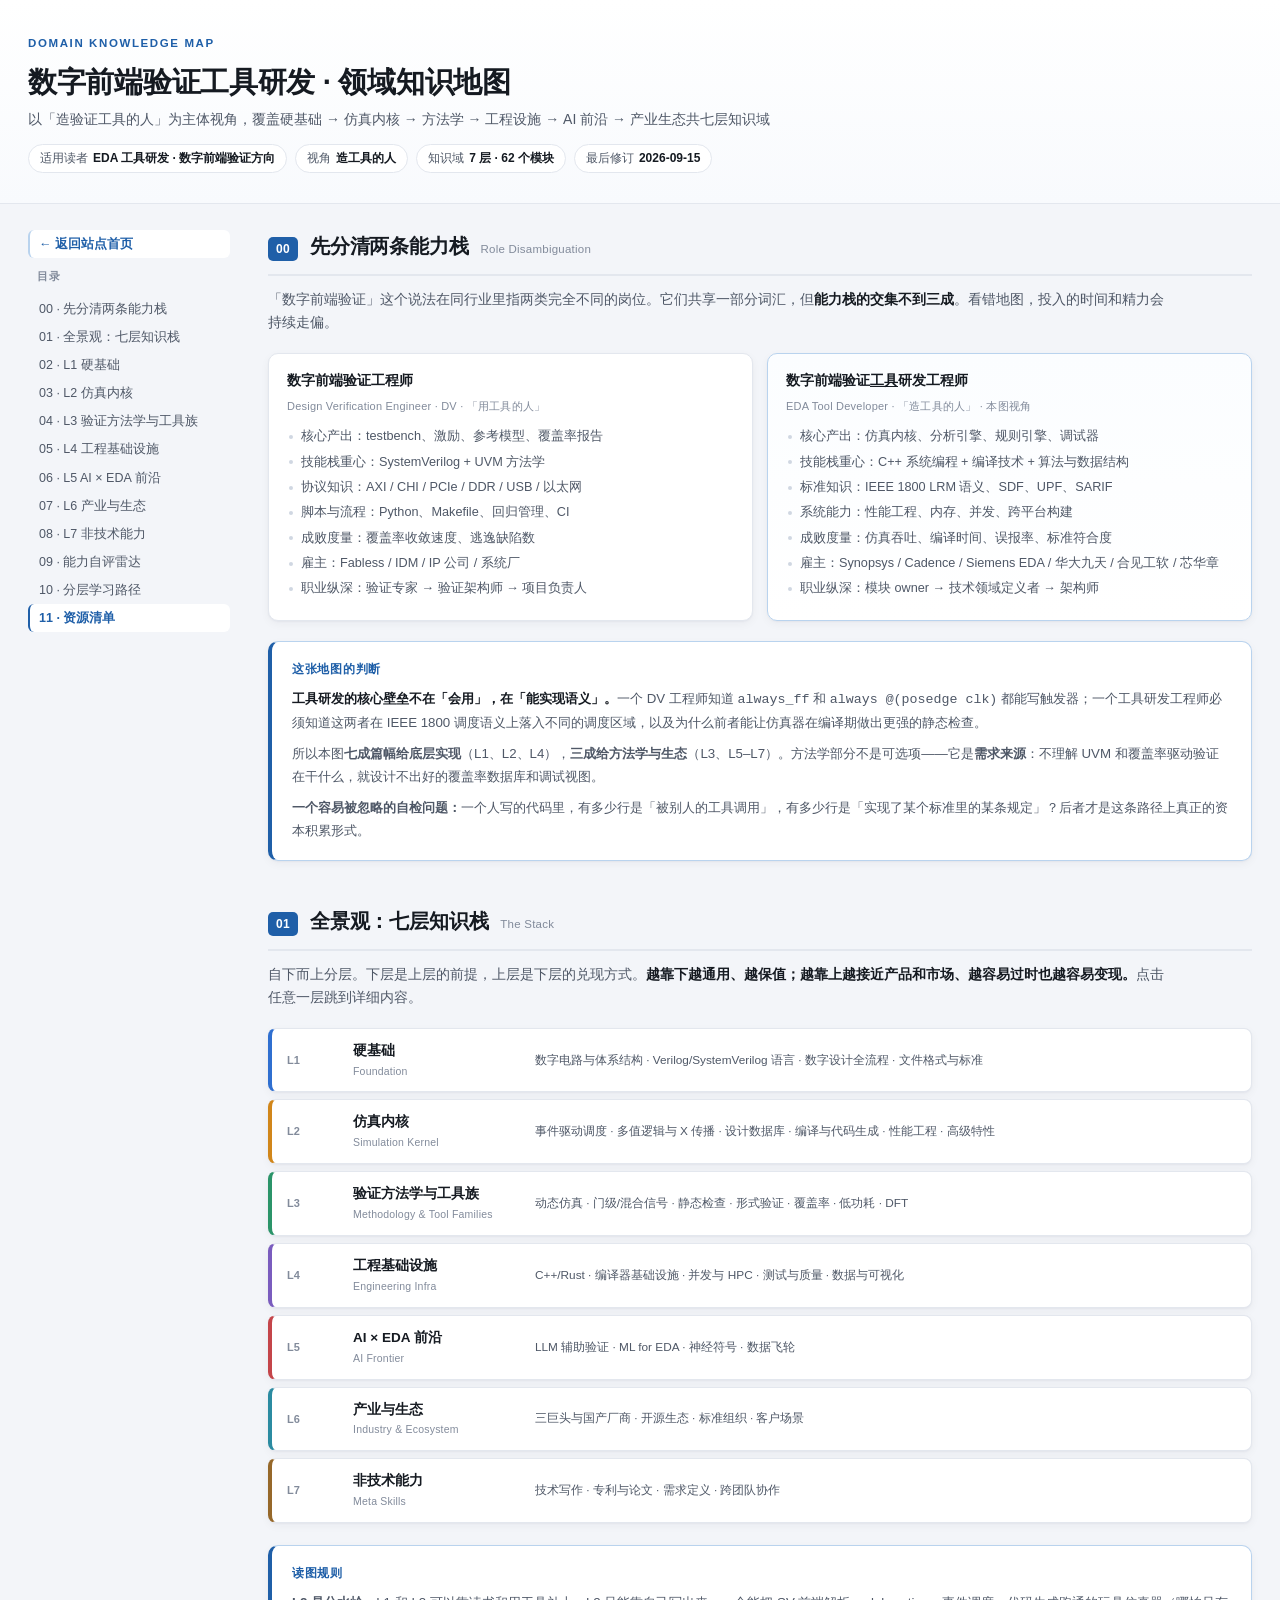
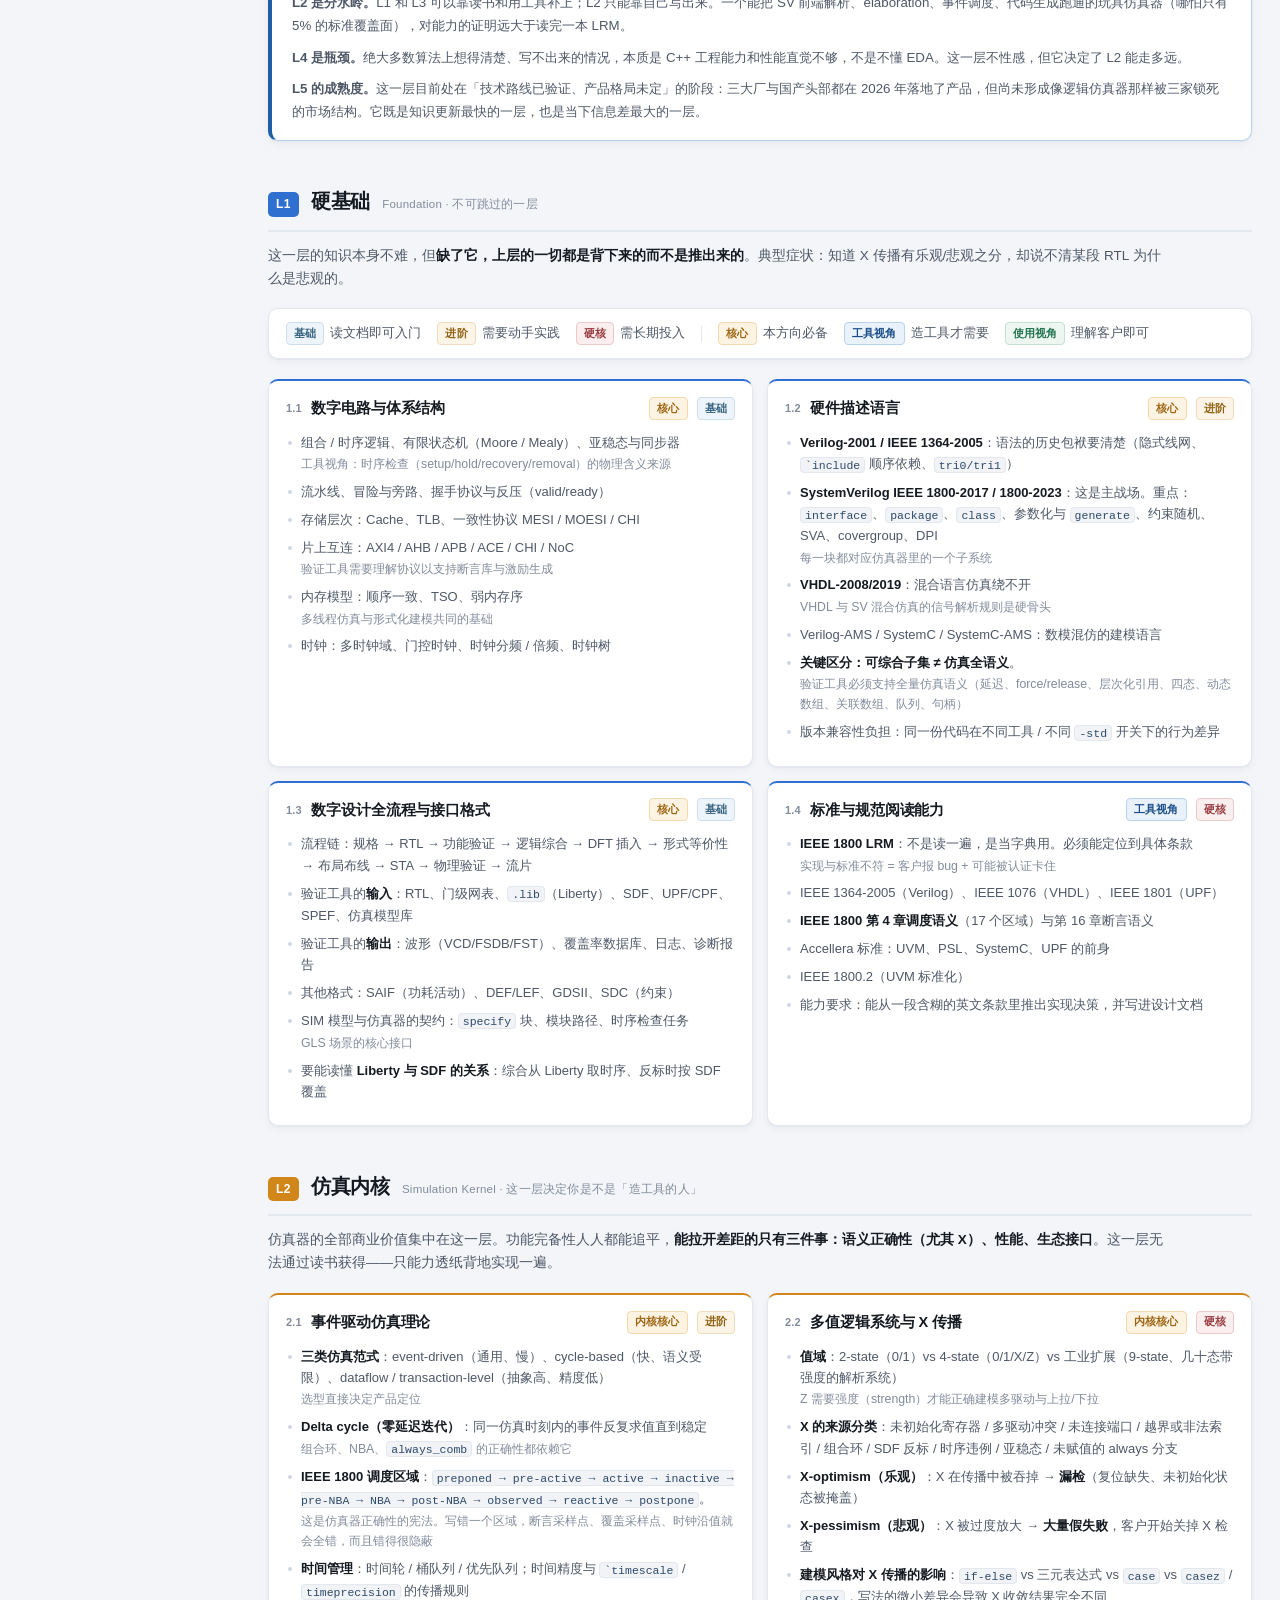
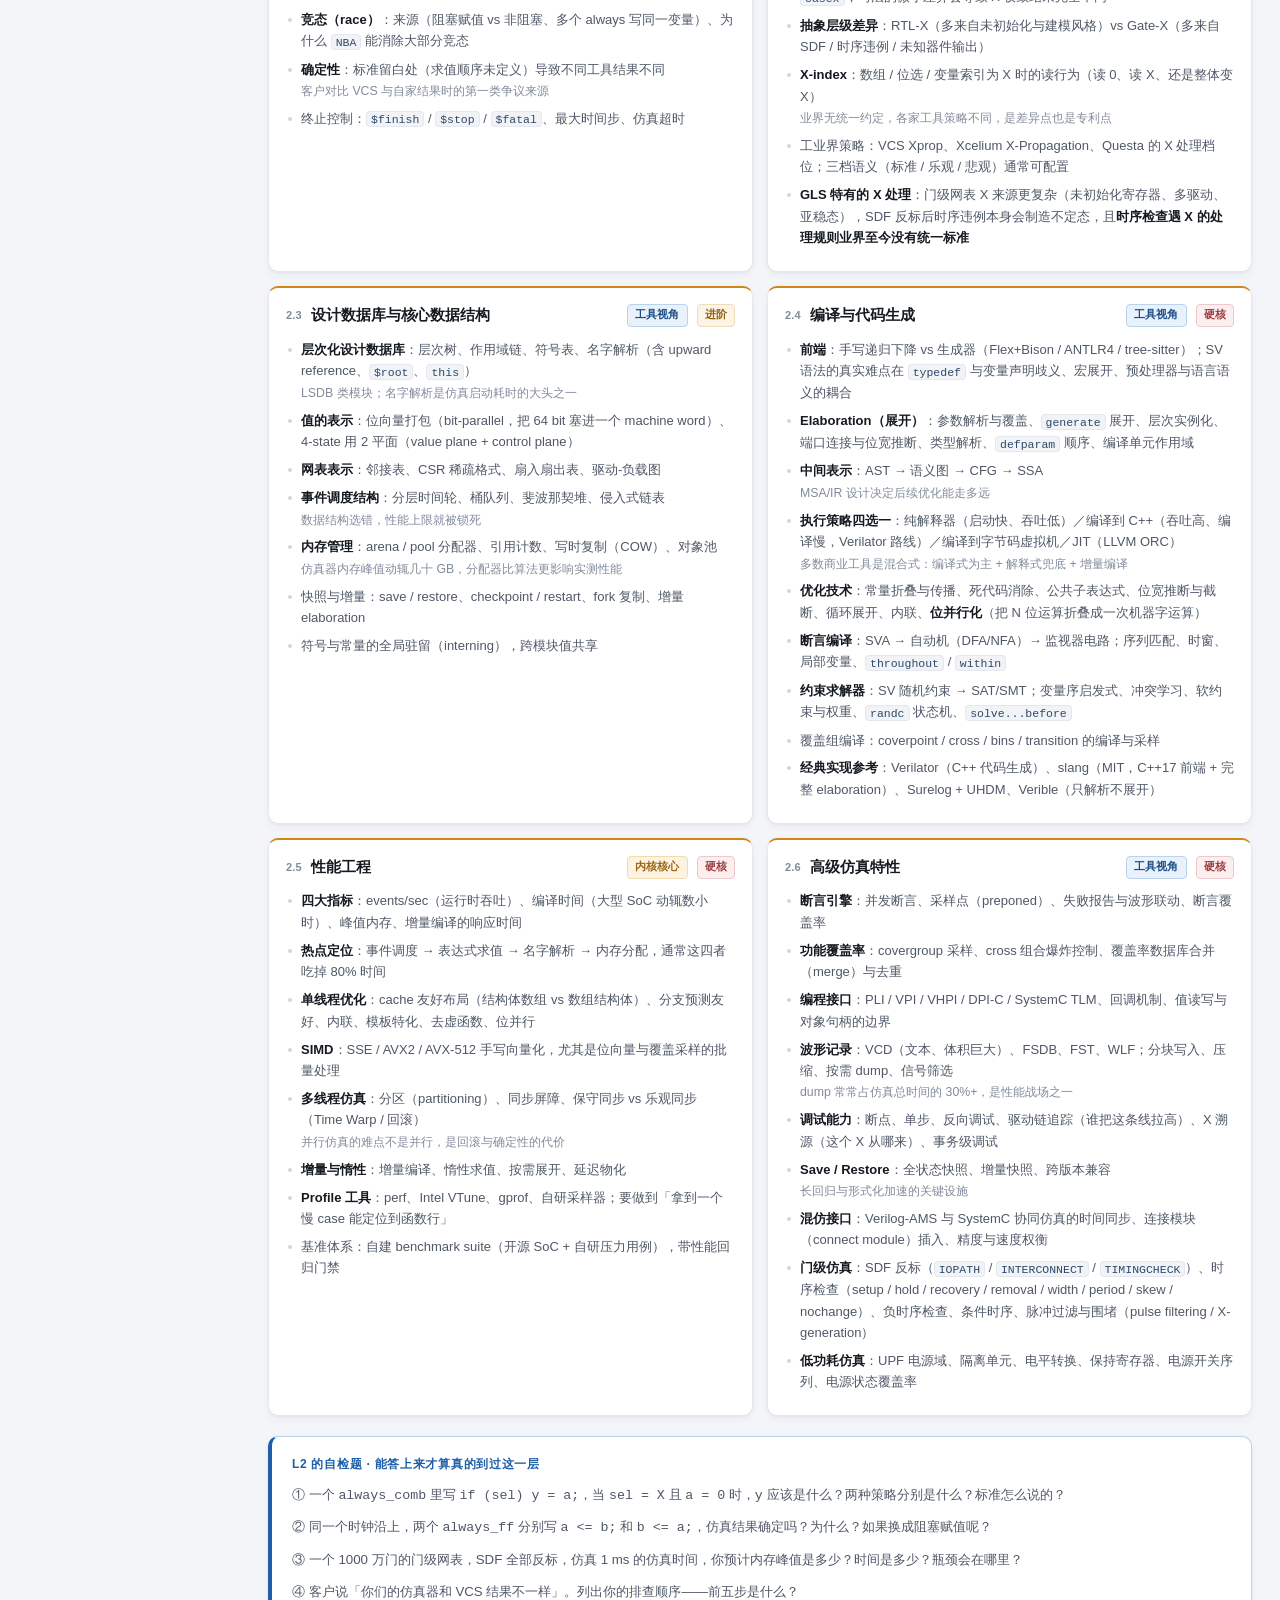
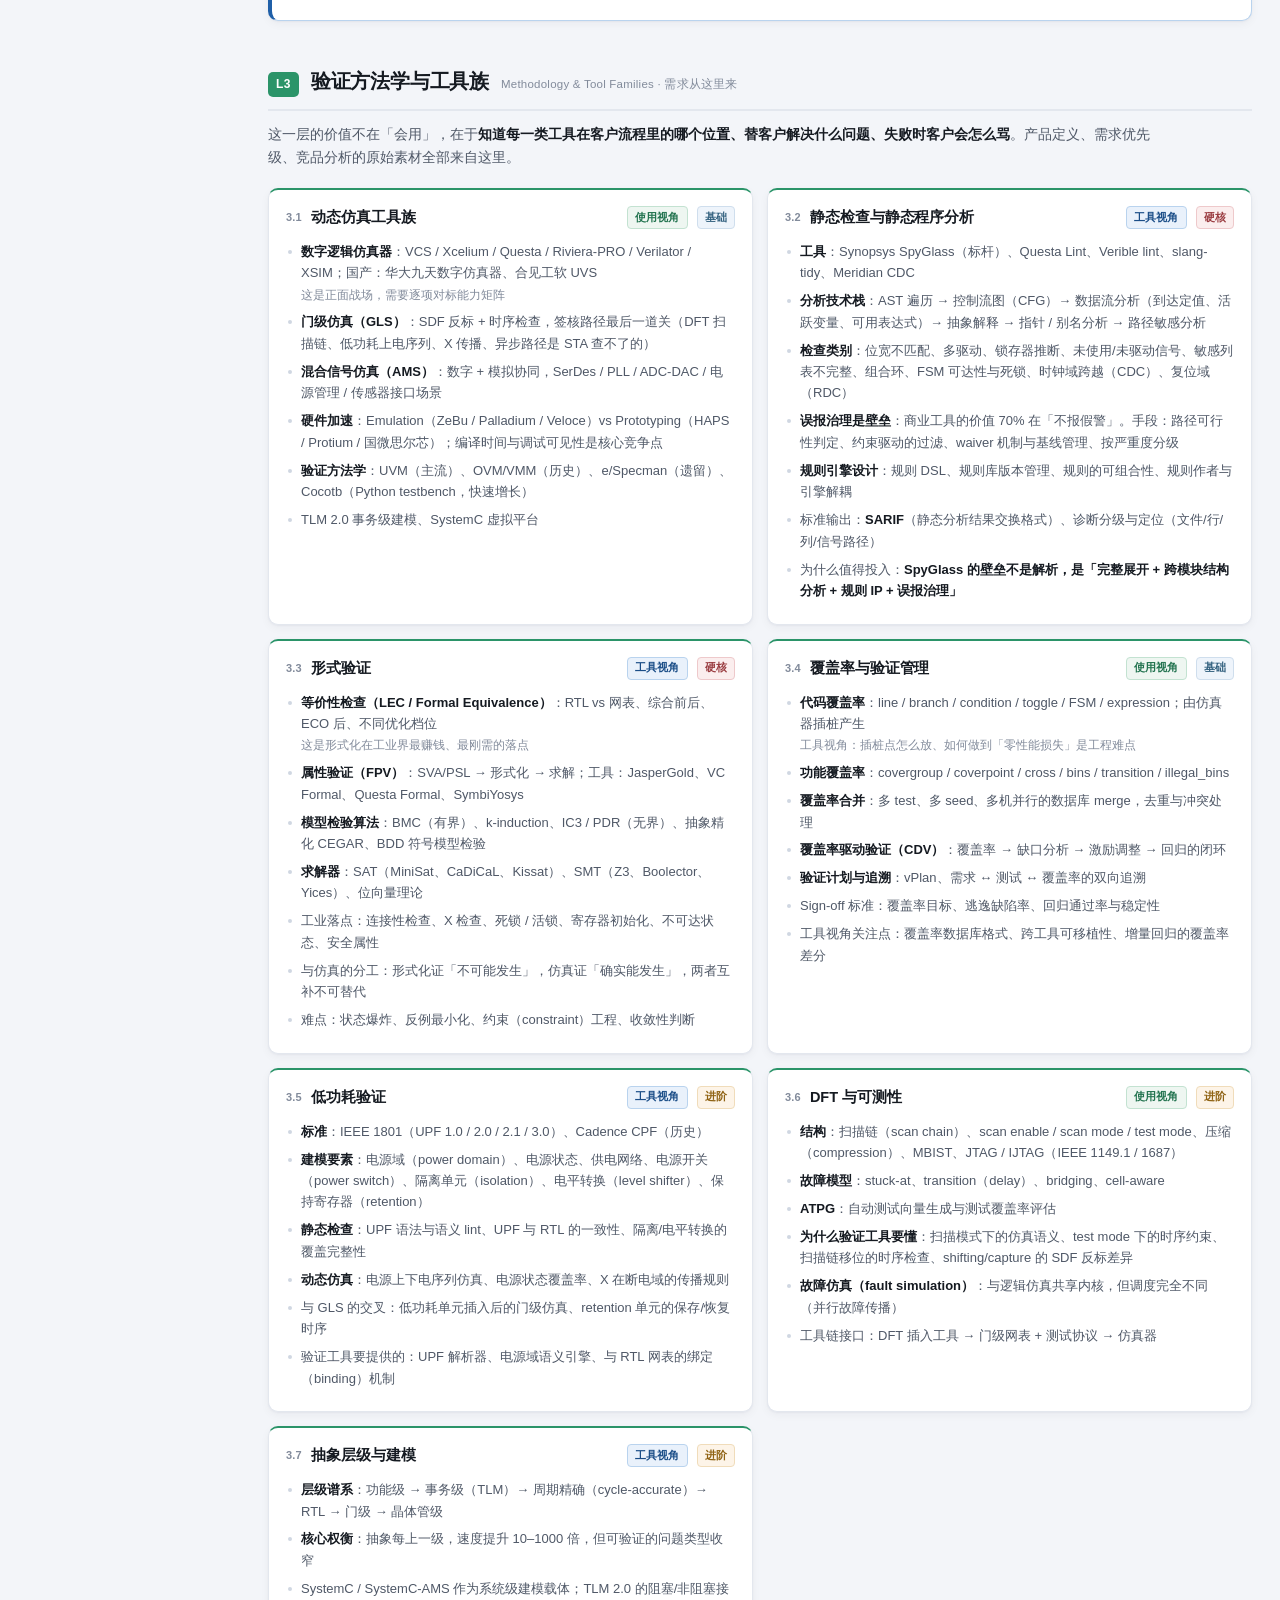
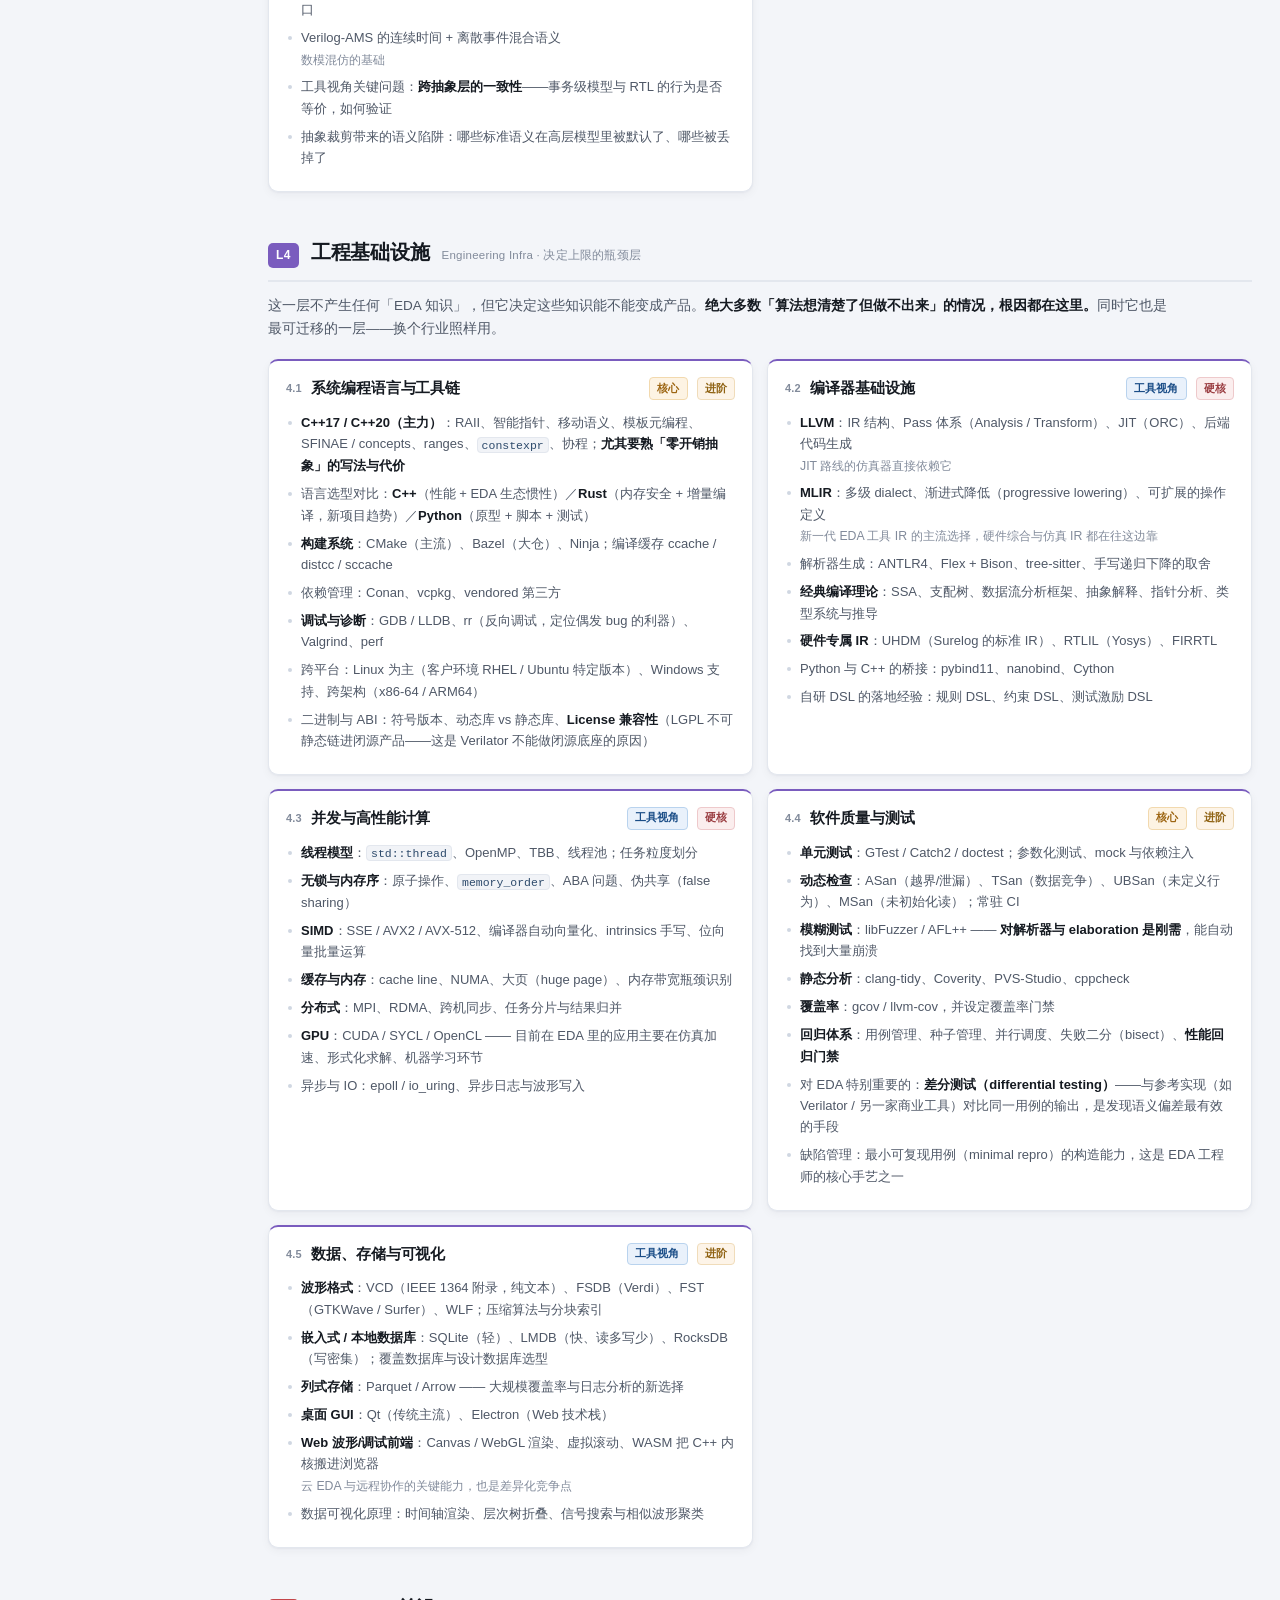
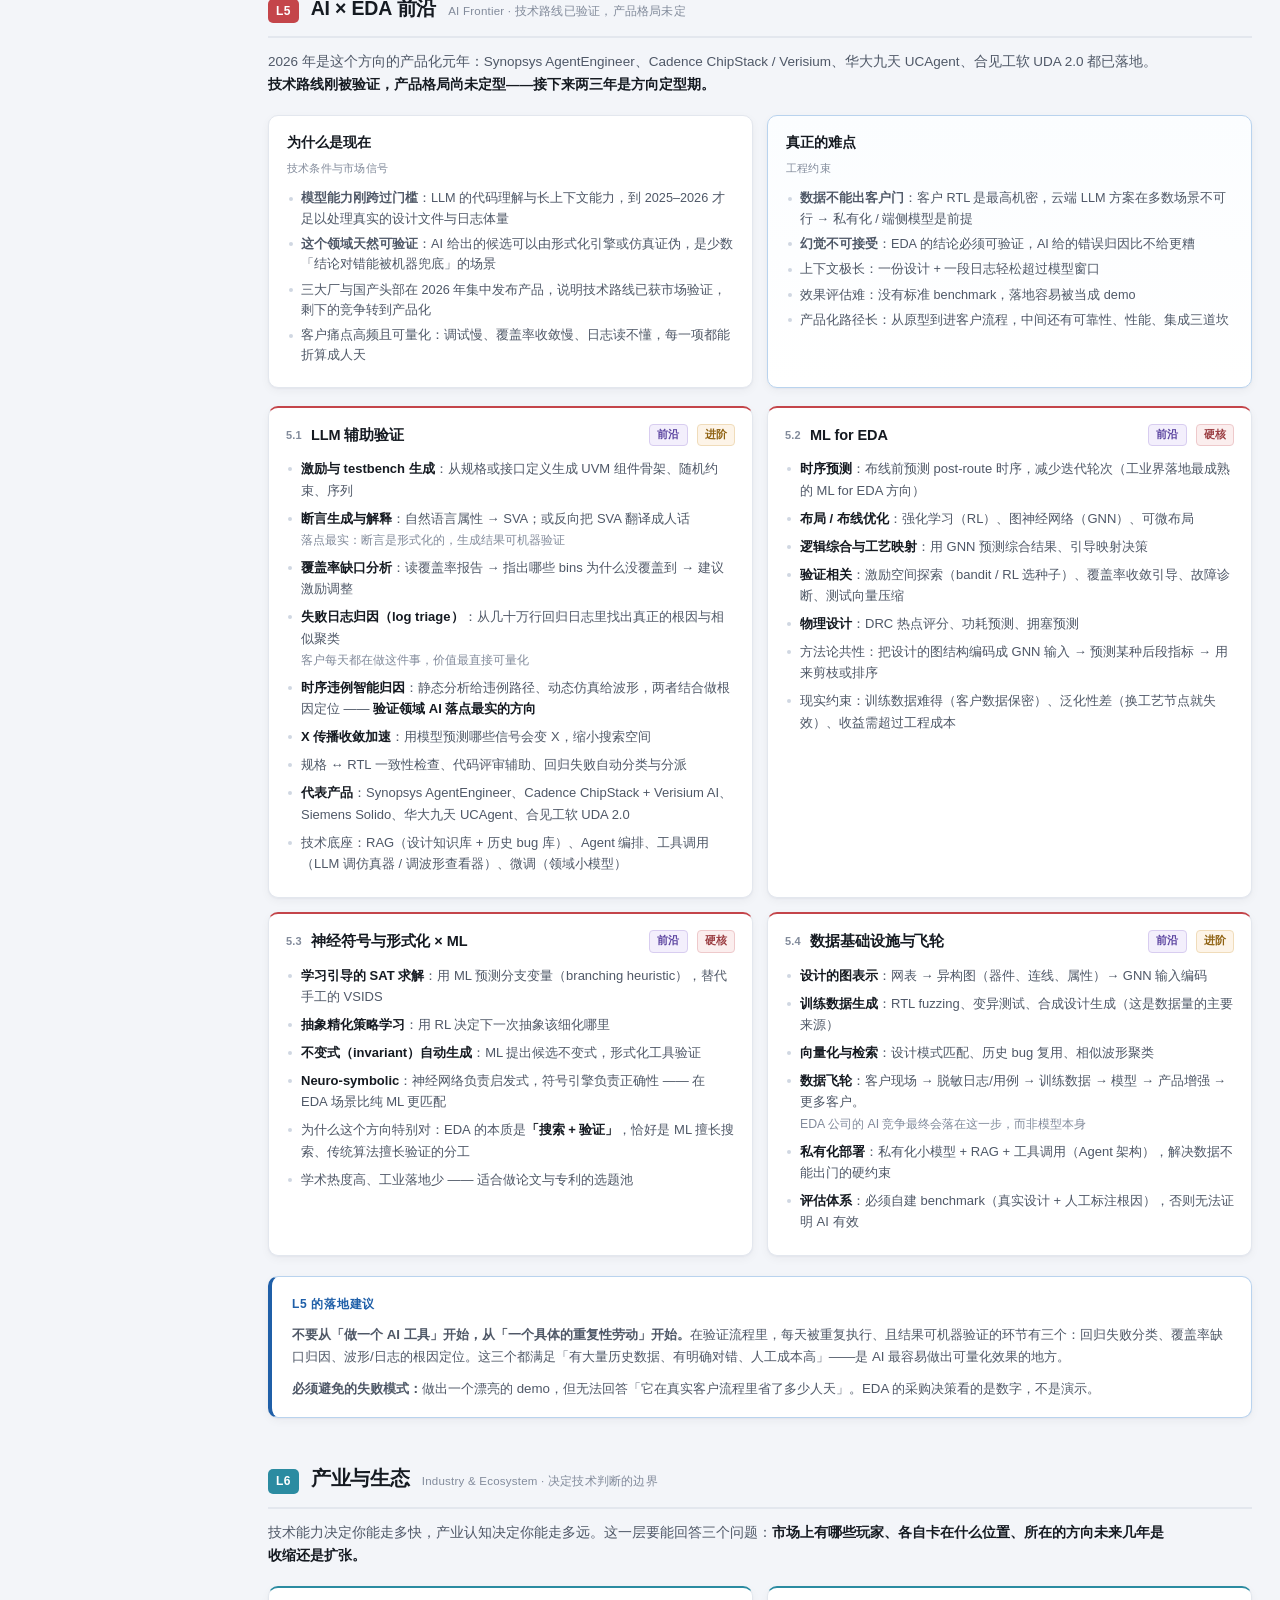
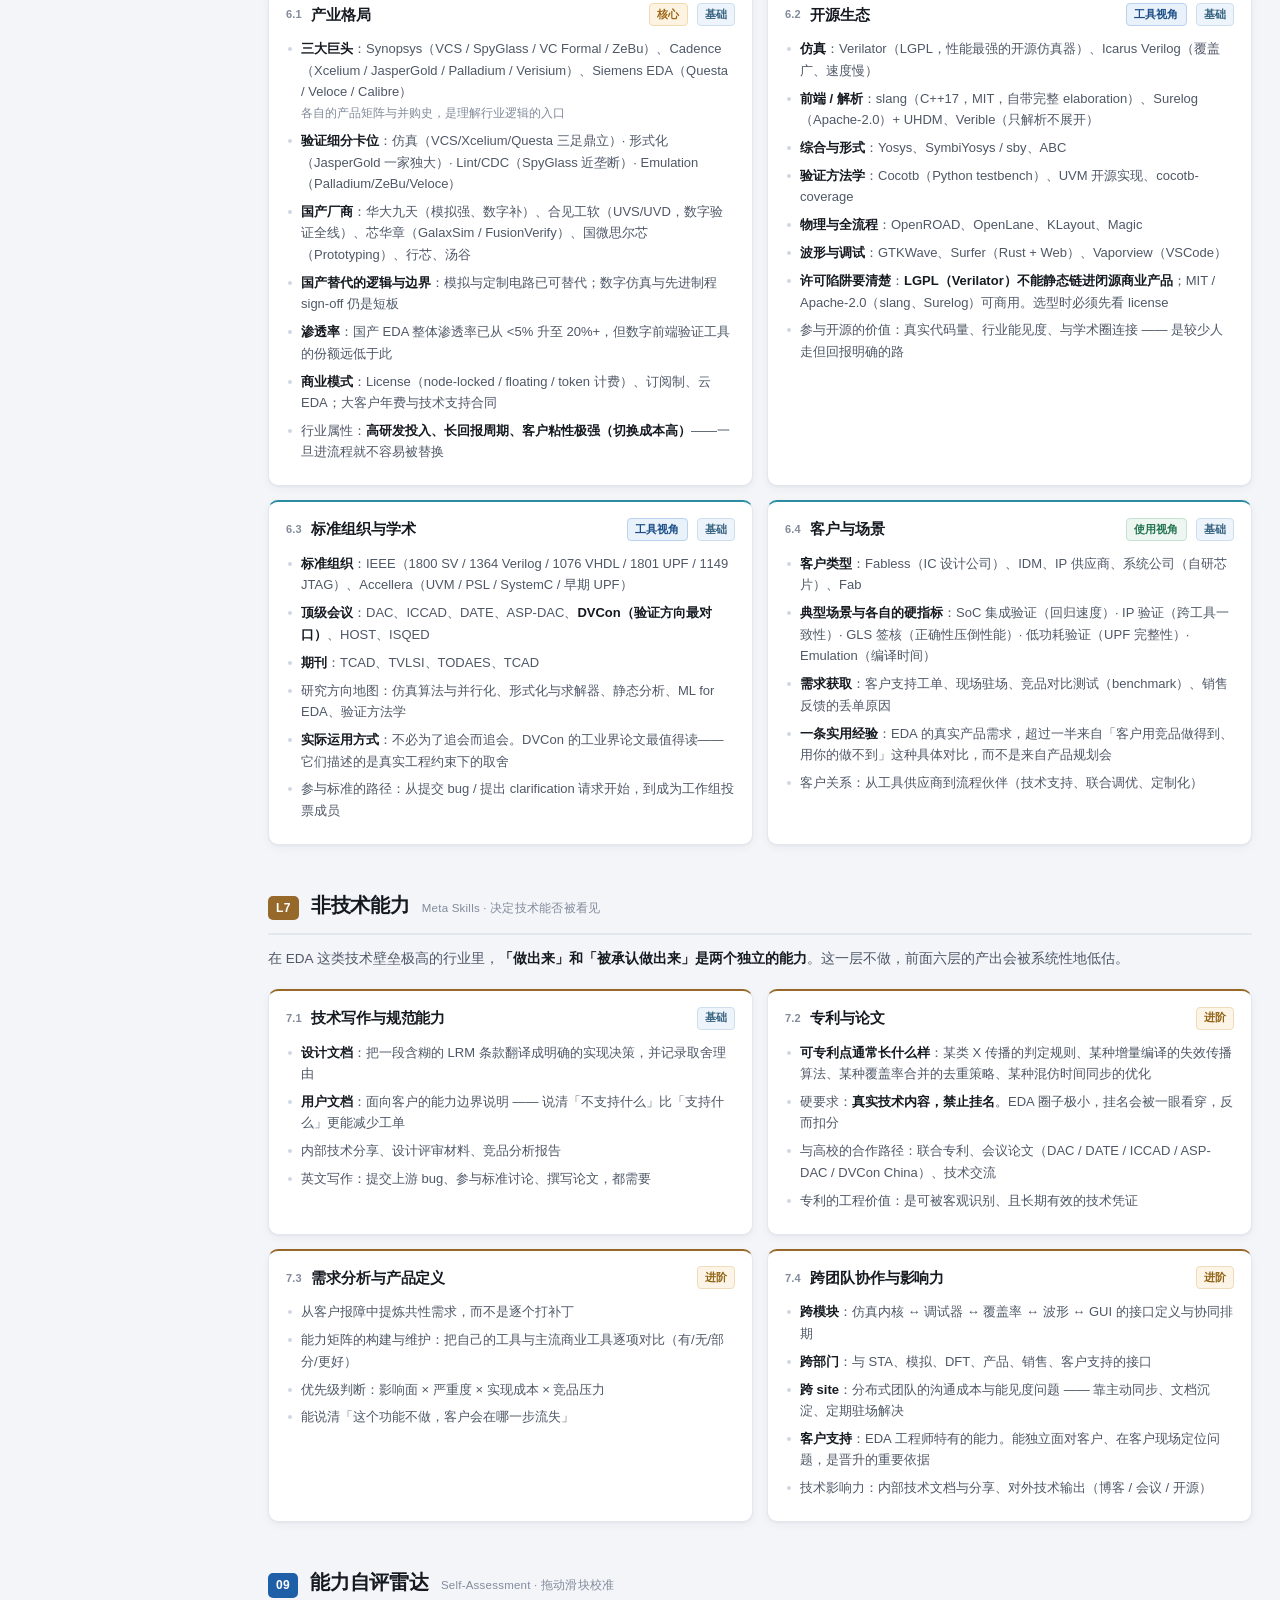
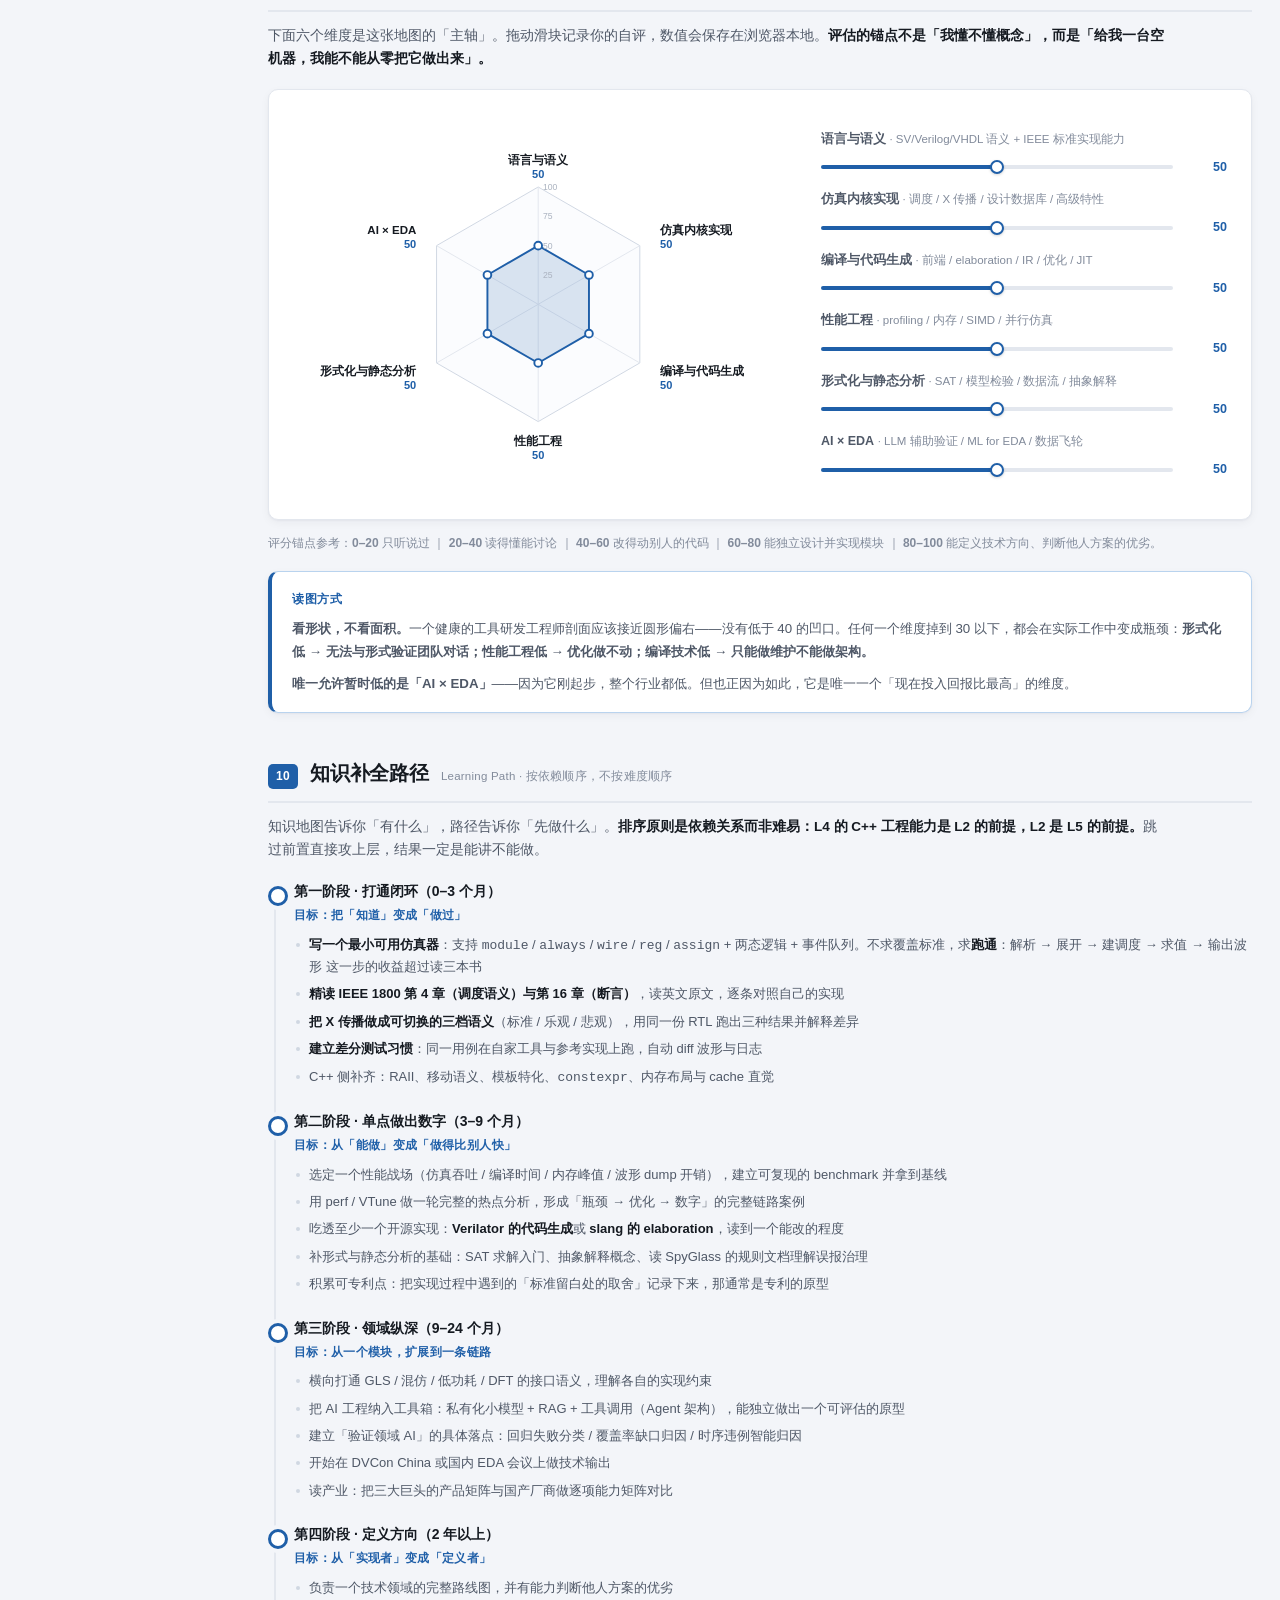
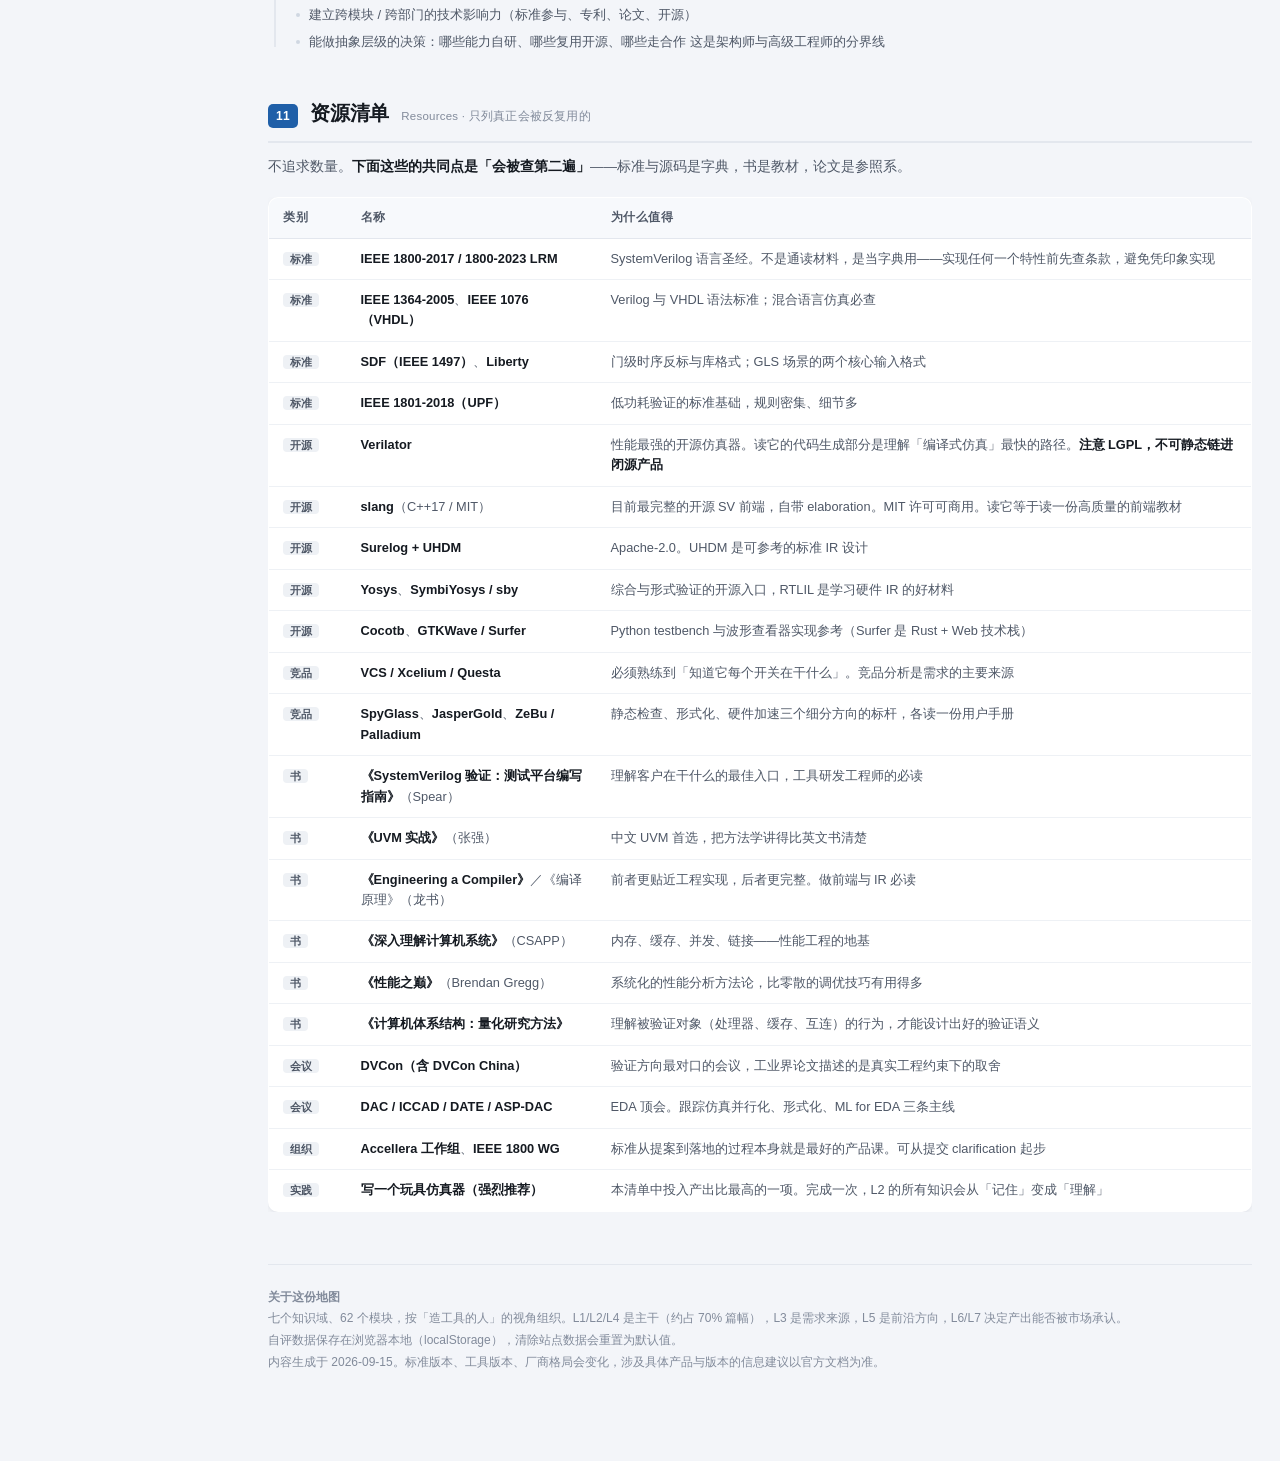
<file: notes/eda-knowledge-map/index.html>
<!DOCTYPE html>
<html lang="zh-CN">
<head>
<meta charset="UTF-8">
<meta name="viewport" content="width=device-width, initial-scale=1.0">
<title>数字前端验证工具研发 · 领域知识地图</title>
<meta name="description" content="数字前端验证工具研发的领域知识地图：从硬基础、仿真内核、验证方法学，到工程基础设施、AI × EDA 前沿与产业生态，共七层知识域、62 个模块，附能力自评雷达与分层补全路径。"/>
<link rel="canonical" href="https://engineer-ocean.github.io/notes/eda-knowledge-map/"/>
<meta name="robots" content="index,follow"/>

<style>
*{box-sizing:border-box;margin:0;padding:0}
:root{
  --bg:#f3f5f9; --card:#fff; --card2:#fafbfd;
  --bd:#e3e7ee; --bd2:#d0d7e2;
  --tx:#151a21; --tx2:#4f5867; --tx3:#828b9b;
  --accent:#1f5fa8; --accent-soft:#e9f1fb; --accent-line:#b9d3ee;
  --l1:#2f6fd0; --l2:#d1861a; --l3:#2b9469; --l4:#7a5cbe;
  --l5:#c4454a; --l6:#2b8ba1; --l7:#96682a;
  --ok:#2b9469; --mid:#d1861a; --gap:#c4454a;
  --sh:0 1px 2px rgba(16,24,40,.04),0 3px 10px rgba(16,24,40,.045);
  --r:10px;
}
html{scroll-behavior:smooth}
body{
  background:var(--bg); color:var(--tx);
  font-family:-apple-system,BlinkMacSystemFont,"Segoe UI","PingFang SC","Hiragino Sans GB","Microsoft YaHei",sans-serif;
  font-size:14px; line-height:1.7; -webkit-font-smoothing:antialiased;
}
.wrap{max-width:1280px;margin:0 auto;padding:0 28px 100px}

/* ============ HEADER ============ */
header.top{
  background:linear-gradient(180deg,#fff 0%,#f8fafd 100%);
  border-bottom:1px solid var(--bd);
  padding:34px 0 30px; margin-bottom:26px;
}
header.top .wrap{padding-bottom:0}
.eyebrow{font-size:11.5px;letter-spacing:.14em;text-transform:uppercase;color:var(--accent);font-weight:600;margin-bottom:10px}
h1{font-size:29px;line-height:1.3;font-weight:700;letter-spacing:-.01em}
h1 .sub{display:block;font-size:14px;font-weight:400;color:var(--tx2);margin-top:9px;letter-spacing:0}
.hd-meta{display:flex;flex-wrap:wrap;gap:8px;margin-top:16px}
.chip{display:inline-flex;align-items:center;gap:5px;font-size:12px;color:var(--tx2);
  background:#fff;border:1px solid var(--bd);border-radius:999px;padding:3px 11px}
.chip b{color:var(--tx);font-weight:600}

/* ============ LAYOUT ============ */
.layout{display:grid;grid-template-columns:206px 1fr;gap:34px;align-items:start}
nav.toc{position:sticky;top:18px;font-size:12.5px;max-height:calc(100vh - 40px);overflow-y:auto;padding-right:4px}
nav.toc .t{font-size:10.5px;letter-spacing:.12em;text-transform:uppercase;color:var(--tx3);font-weight:600;margin:0 0 9px 9px}
nav.toc a{display:block;color:var(--tx2);text-decoration:none;padding:5px 9px;border-radius:6px;
  border-left:2px solid transparent;line-height:1.45}
nav.toc a:hover{background:#fff;color:var(--tx)}
nav.toc a.sub{padding-left:20px;font-size:12px;color:var(--tx3)}
nav.toc a.on{background:#fff;color:var(--accent);border-left-color:var(--accent);font-weight:600}
nav.toc::-webkit-scrollbar{width:5px}
nav.toc::-webkit-scrollbar-thumb{background:#d6dbe4;border-radius:3px}

/* ============ SECTION ============ */
section{margin-bottom:44px;scroll-margin-top:16px}
.sec-h{display:flex;align-items:baseline;gap:12px;margin-bottom:6px;padding-bottom:11px;border-bottom:2px solid var(--bd)}
.sec-h .ln{font-size:12px;font-weight:700;color:#fff;background:var(--accent);border-radius:5px;
  padding:2px 8px;letter-spacing:.03em;flex:none;font-variant-numeric:tabular-nums}
.sec-h h2{font-size:19.5px;font-weight:700;letter-spacing:-.01em}
.sec-h .en{font-size:11.5px;color:var(--tx3);font-weight:400;letter-spacing:.02em}
.sec-lead{color:var(--tx2);margin:13px 0 18px;font-size:13.5px;max-width:900px}
.sec-lead strong{color:var(--tx);font-weight:600}

/* layer accent */
#s2 .sec-h .ln{background:var(--l1)} #s2 .card{border-top:2px solid var(--l1)}
#s3 .sec-h .ln{background:var(--l2)} #s3 .card{border-top:2px solid var(--l2)}
#s4 .sec-h .ln{background:var(--l3)} #s4 .card{border-top:2px solid var(--l3)}
#s5 .sec-h .ln{background:var(--l4)} #s5 .card{border-top:2px solid var(--l4)}
#s6 .sec-h .ln{background:var(--l5)} #s6 .card{border-top:2px solid var(--l5)}
#s7 .sec-h .ln{background:var(--l6)} #s7 .card{border-top:2px solid var(--l6)}
#s8 .sec-h .ln{background:var(--l7)} #s8 .card{border-top:2px solid var(--l7)}

/* ============ CARD ============ */
.grid{display:grid;grid-template-columns:repeat(auto-fill,minmax(335px,1fr));gap:14px}
.grid.wide{grid-template-columns:1fr}
.card{background:var(--card);border:1px solid var(--bd);border-radius:var(--r);padding:15px 17px 16px;box-shadow:var(--sh)}
.card-h{display:flex;align-items:center;gap:9px;margin-bottom:11px;flex-wrap:wrap}
.card-h .num{font-size:11px;font-weight:700;color:var(--tx3);font-variant-numeric:tabular-nums;letter-spacing:.02em;flex:none}
.card-h h4{font-size:14.5px;font-weight:650;letter-spacing:-.005em;flex:1;min-width:120px}
.card-h h4 .e{font-size:11px;color:var(--tx3);font-weight:400;margin-left:5px}
.card ul{list-style:none}
.card li{position:relative;padding-left:15px;margin-bottom:6.5px;font-size:13px;color:var(--tx2);line-height:1.65}
.card li::before{content:"";position:absolute;left:2px;top:9px;width:4px;height:4px;border-radius:50%;background:var(--bd2)}
.card li b,.card li strong{color:var(--tx);font-weight:600}
.card li code{font-family:ui-monospace,"SFMono-Regular",Consolas,monospace;font-size:11.5px;
  background:#f1f3f7;border:1px solid var(--bd);border-radius:4px;padding:.5px 4px;color:#2d4a6b}
.card li .why{display:block;color:var(--tx3);font-size:12.3px;margin-top:1px}

/* tags */
.tag{font-size:10.5px;font-weight:600;border-radius:4px;padding:1.5px 7px;letter-spacing:.02em;flex:none;white-space:nowrap}
.tag.core{background:#fdf3e3;color:#9c6410;border:1px solid #f2d9ae}
.tag.k{background:var(--accent-soft);color:#1a4d87;border:1px solid var(--accent-line)}
.tag.use{background:#eef6f1;color:#22734f;border:1px solid #c3e2d1}
.tag.hard{background:#fceeee;color:#a03a3e;border:1px solid #eec6c8}
.tag.new{background:#f3effc;color:#5c45a0;border:1px solid #d8cdf0}
.tag.lv1{background:#eef4fb;color:#33617f;border:1px solid #cfdeed}
.tag.lv2{background:#fdf4e8;color:#8f6212;border:1px solid #f0dcba}
.tag.lv3{background:#fbeeee;color:#9a3c40;border:1px solid #eec9cb}

/* status dots */
.dot{display:inline-block;width:7px;height:7px;border-radius:50%;flex:none}
.dot.ok{background:var(--ok)} .dot.mid{background:var(--mid)} .dot.gap{background:var(--gap)}
.legend{display:flex;flex-wrap:wrap;gap:16px;background:#fff;border:1px solid var(--bd);border-radius:var(--r);
  padding:13px 17px;margin-bottom:20px;font-size:12.5px;color:var(--tx2);align-items:center;box-shadow:var(--sh)}
.legend .it{display:flex;align-items:center;gap:6px}
.legend .sep{width:1px;height:16px;background:var(--bd)}

/* ============ STACK OVERVIEW ============ */
.stack{display:flex;flex-direction:column;gap:7px;margin:6px 0 6px}
.lv{display:grid;grid-template-columns:52px 168px 1fr;gap:14px;align-items:center;
  background:#fff;border:1px solid var(--bd);border-radius:8px;padding:11px 15px;box-shadow:var(--sh);
  text-decoration:none;color:inherit;transition:.14s;border-left-width:4px;border-left-style:solid}
.lv:hover{transform:translateX(3px);box-shadow:0 3px 14px rgba(16,24,40,.09)}
.lv .idx{font-size:11px;font-weight:700;color:var(--tx3);font-variant-numeric:tabular-nums}
.lv .nm{font-size:13.5px;font-weight:650}
.lv .nm span{display:block;font-size:10.5px;color:var(--tx3);font-weight:400;letter-spacing:.02em}
.lv .kw{font-size:11.8px;color:var(--tx2);line-height:1.6}
.lv.a{border-left-color:var(--l1)} .lv.b{border-left-color:var(--l2)}
.lv.c{border-left-color:var(--l3)} .lv.d{border-left-color:var(--l4)}
.lv.e{border-left-color:var(--l5)} .lv.f{border-left-color:var(--l6)}
.lv.g{border-left-color:var(--l7)}

/* focus box */
.focus{background:#fff;border:1px solid var(--accent-line);border-left:4px solid var(--accent);
  border-radius:var(--r);padding:17px 20px;margin:20px 0;box-shadow:var(--sh)}
.focus .ft{font-size:12px;font-weight:700;color:var(--accent);letter-spacing:.06em;text-transform:uppercase;margin-bottom:9px}
.focus p{font-size:13.3px;color:var(--tx2);margin-bottom:9px}
.focus p:last-child{margin-bottom:0}
.focus p strong{color:var(--tx)}

/* two-col compare */
.cmp{display:grid;grid-template-columns:1fr 1fr;gap:14px;margin:18px 0}
.cmp .col{background:#fff;border:1px solid var(--bd);border-radius:var(--r);padding:16px 18px;box-shadow:var(--sh)}
.cmp .col.hl{border-color:var(--accent-line);background:linear-gradient(180deg,#fbfdff,#fff)}
.cmp .col h5{font-size:13.5px;font-weight:700;margin-bottom:4px}
.cmp .col .role{font-size:11px;color:var(--tx3);margin-bottom:11px;letter-spacing:.02em}
.cmp .col ul{list-style:none;font-size:12.7px;color:var(--tx2)}
.cmp .col li{padding-left:14px;position:relative;margin-bottom:5px;line-height:1.6}
.cmp .col li::before{content:"";position:absolute;left:2px;top:8.5px;width:4px;height:4px;border-radius:50%;background:var(--bd2)}

/* ============ RADAR ============ */
.radar-wrap{display:grid;grid-template-columns:500px minmax(0,1fr);gap:28px;background:#fff;border:1px solid var(--bd);
  border-radius:var(--r);padding:22px 24px;box-shadow:var(--sh);align-items:center}
.radar-wrap svg{width:100%;max-width:520px;height:auto;display:block;margin:0 auto}
.sliders{display:flex;flex-direction:column;gap:11px}
.sl{display:grid;grid-template-columns:1fr 44px;gap:10px;align-items:center}
.sl label{font-size:12.5px;color:var(--tx2);grid-column:1/-1;margin-bottom:-3px}
.sl input[type=range]{width:100%;-webkit-appearance:none;appearance:none;height:4px;border-radius:2px;
  background:linear-gradient(90deg,var(--accent) 0%,var(--accent) var(--p,50%),#e3e7ee var(--p,50%),#e3e7ee 100%);outline:none}
.sl input[type=range]::-webkit-slider-thumb{-webkit-appearance:none;width:14px;height:14px;border-radius:50%;
  background:#fff;border:2.5px solid var(--accent);cursor:pointer;box-shadow:0 1px 3px rgba(0,0,0,.16)}
.sl input[type=range]::-moz-range-thumb{width:14px;height:14px;border-radius:50%;background:#fff;
  border:2.5px solid var(--accent);cursor:pointer}
.sl .val{font-size:12.5px;font-weight:700;color:var(--accent);text-align:right;font-variant-numeric:tabular-nums}
.radar-note{font-size:12px;color:var(--tx3);margin-top:14px;line-height:1.6}

/* ============ TIMELINE ============ */
.tl{position:relative;padding-left:26px;margin-top:8px}
.tl::before{content:"";position:absolute;left:6px;top:6px;bottom:6px;width:2px;background:var(--bd)}
.tl-item{position:relative;margin-bottom:22px}
.tl-item::before{content:"";position:absolute;left:-26px;top:6px;width:14px;height:14px;border-radius:50%;
  background:#fff;border:3px solid var(--accent);box-shadow:0 0 0 4px var(--bg)}
.tl-item h5{font-size:14px;font-weight:700;margin-bottom:2px}
.tl-item .when{font-size:11.5px;color:var(--accent);font-weight:600;letter-spacing:.03em;margin-bottom:8px}
.tl-item ul{list-style:none;font-size:13px;color:var(--tx2)}
.tl-item li{padding-left:15px;position:relative;margin-bottom:6px;line-height:1.65}
.tl-item li::before{content:"";position:absolute;left:2px;top:9px;width:4px;height:4px;border-radius:50%;background:var(--bd2)}
.tl-item li b{color:var(--tx);font-weight:600}

/* ============ RESOURCE TABLE ============ */
table.rt{width:100%;border-collapse:collapse;background:#fff;border:1px solid var(--bd);
  border-radius:var(--r);overflow:hidden;box-shadow:var(--sh);font-size:12.8px}
table.rt th{background:#f7f9fc;text-align:left;padding:10px 14px;font-size:11.5px;font-weight:700;
  color:var(--tx2);letter-spacing:.05em;text-transform:uppercase;border-bottom:1px solid var(--bd)}
table.rt td{padding:10px 14px;border-bottom:1px solid #eef1f5;color:var(--tx2);vertical-align:top;line-height:1.6}
table.rt tr:last-child td{border-bottom:none}
table.rt tr:hover td{background:#fbfcfe}
table.rt td b{color:var(--tx);font-weight:650}
table.rt td .cat{font-size:11px;font-weight:600;border-radius:4px;padding:1px 7px;background:#eef1f5;color:var(--tx2);white-space:nowrap}

footer{margin-top:52px;padding-top:22px;border-top:1px solid var(--bd);font-size:12px;color:var(--tx3);line-height:1.8}

@media (max-width:1040px){
  .layout{grid-template-columns:1fr}
  nav.toc{position:static;max-height:none;display:flex;flex-wrap:wrap;gap:4px;background:#fff;
    border:1px solid var(--bd);border-radius:var(--r);padding:11px 12px;margin-bottom:6px}
  nav.toc .t{width:100%;margin-bottom:4px}
  nav.toc a{border-left:none;border-radius:6px;padding:4px 10px;background:#f5f7fa}
  nav.toc a.sub{display:none}
  .radar-wrap{grid-template-columns:1fr}
  .cmp{grid-template-columns:1fr}
}
@media (max-width:640px){
  .wrap{padding:0 16px 70px}
  h1{font-size:23px}
  .grid{grid-template-columns:1fr}
  .lv{grid-template-columns:1fr;gap:3px}
  .lv .idx{display:none}
}
@media print{
  nav.toc,.sliders{display:none}
  .layout{grid-template-columns:1fr}
  body{background:#fff}
  .card,.lv,.focus,.radar-wrap,.cmp .col{box-shadow:none;break-inside:avoid}
}

/* ── 收编时补：返回站点首页（否则从搜索直接落地就成了死胡同） ─────── */
nav.toc a.back{color:var(--accent);font-weight:600;background:#fff;
  border-left-color:var(--accent-line);margin-bottom:10px}
nav.toc a.back:hover{background:var(--accent-soft)}

/* ── 收编时补：表格滚动容器 ────────────────────────────────────────
   源文件那张 .rt 表把前两列写死成 78px / 250px，320px 视口下（内容区 288px）
   必然撑破。给个 min-width 让它自己横向滚动，而不是把列压成一列一个字。 */
.tbl-wrap{overflow-x:auto;-webkit-overflow-scrolling:touch}
.tbl-wrap>table.rt{min-width:540px}

/* ⚠️ 上面那句 min-width 会顺着 grid 项目的 min-width:auto(=min-content)
   一路顶出去：main 被撑到 540px -> 整页横向滚动。实测过 —— 加了表格
   min-width 却忘了这条，320px 下文档 scrollWidth 直接变成 556px。
   显式放开网格项目的最小宽度，滚动才会发生在 .tbl-wrap **内部**。 */
.layout>*{min-width:0}

/* 窄屏下 nav.toc 变成横向 chip 行，白底 chip 在白卡上看不见 -> 换成强调色底 */
@media (max-width:1040px){
  nav.toc a.back{background:var(--accent-soft);margin-bottom:4px}
}
</style>
</head>
<body>

<header class="top">
  <div class="wrap">
    <div class="eyebrow">Domain Knowledge Map</div>
    <h1>数字前端验证工具研发 · 领域知识地图
      <span class="sub">以「造验证工具的人」为主体视角，覆盖硬基础 → 仿真内核 → 方法学 → 工程设施 → AI 前沿 → 产业生态共七层知识域</span>
    </h1>
    <div class="hd-meta">
      <span class="chip">适用读者 <b>EDA 工具研发 · 数字前端验证方向</b></span>
      <span class="chip">视角 <b>造工具的人</b></span>
      <span class="chip">知识域 <b>7 层 · 62 个模块</b></span>
      <span class="chip">最后修订 <b>2026-09-15</b></span>
    </div>
  </div>
</header>

<div class="wrap">
<div class="layout">

<nav class="toc" id="toc">
<a class="back" href="/">← 返回站点首页</a>
  <div class="t">目录</div>
  <a href="#s0">00 · 先分清两条能力栈</a>
  <a href="#s1">01 · 全景观：七层知识栈</a>
  <a href="#s2">02 · L1 硬基础</a>
  <a href="#s3">03 · L2 仿真内核</a>
  <a href="#s4">04 · L3 验证方法学与工具族</a>
  <a href="#s5">05 · L4 工程基础设施</a>
  <a href="#s6">06 · L5 AI × EDA 前沿</a>
  <a href="#s7">07 · L6 产业与生态</a>
  <a href="#s8">08 · L7 非技术能力</a>
  <a href="#s9">09 · 能力自评雷达</a>
  <a href="#s10">10 · 分层学习路径</a>
  <a href="#s11">11 · 资源清单</a>
</nav>

<main>

<!-- ============================ 00 ============================ -->
<section id="s0">
  <div class="sec-h"><span class="ln">00</span><h2>先分清两条能力栈</h2><span class="en">Role Disambiguation</span></div>
  <p class="sec-lead">「数字前端验证」这个说法在同行业里指两类完全不同的岗位。它们共享一部分词汇，但<strong>能力栈的交集不到三成</strong>。看错地图，投入的时间和精力会持续走偏。</p>

  <div class="cmp">
    <div class="col">
      <h5>数字前端验证工程师</h5>
      <div class="role">Design Verification Engineer · DV · 「用工具的人」</div>
      <ul>
        <li>核心产出：testbench、激励、参考模型、覆盖率报告</li>
        <li>技能栈重心：SystemVerilog + UVM 方法学</li>
        <li>协议知识：AXI / CHI / PCIe / DDR / USB / 以太网</li>
        <li>脚本与流程：Python、Makefile、回归管理、CI</li>
        <li>成败度量：覆盖率收敛速度、逃逸缺陷数</li>
        <li>雇主：Fabless / IDM / IP 公司 / 系统厂</li>
        <li>职业纵深：验证专家 → 验证架构师 → 项目负责人</li>
      </ul>
    </div>
    <div class="col hl">
      <h5>数字前端验证<u>工具</u>研发工程师</h5>
      <div class="role">EDA Tool Developer · 「造工具的人」 · 本图视角</div>
      <ul>
        <li>核心产出：仿真内核、分析引擎、规则引擎、调试器</li>
        <li>技能栈重心：C++ 系统编程 + 编译技术 + 算法与数据结构</li>
        <li>标准知识：IEEE 1800 LRM 语义、SDF、UPF、SARIF</li>
        <li>系统能力：性能工程、内存、并发、跨平台构建</li>
        <li>成败度量：仿真吞吐、编译时间、误报率、标准符合度</li>
        <li>雇主：Synopsys / Cadence / Siemens EDA / 华大九天 / 合见工软 / 芯华章</li>
        <li>职业纵深：模块 owner → 技术领域定义者 → 架构师</li>
      </ul>
    </div>
  </div>

  <div class="focus">
    <div class="ft">这张地图的判断</div>
    <p><strong>工具研发的核心壁垒不在「会用」，在「能实现语义」。</strong>一个 DV 工程师知道 <code>always_ff</code> 和 <code>always @(posedge clk)</code> 都能写触发器；一个工具研发工程师必须知道这两者在 IEEE 1800 调度语义上落入不同的调度区域，以及为什么前者能让仿真器在编译期做出更强的静态检查。</p>
    <p>所以本图<b>七成篇幅给底层实现</b>（L1、L2、L4），<b>三成给方法学与生态</b>（L3、L5–L7）。方法学部分不是可选项——它是<b>需求来源</b>：不理解 UVM 和覆盖率驱动验证在干什么，就设计不出好的覆盖率数据库和调试视图。</p>
    <p><b>一个容易被忽略的自检问题：</b>一个人写的代码里，有多少行是「被别人的工具调用」，有多少行是「实现了某个标准里的某条规定」？后者才是这条路径上真正的资本积累形式。</p>
  </div>
</section>

<!-- ============================ 01 ============================ -->
<section id="s1">
  <div class="sec-h"><span class="ln">01</span><h2>全景观：七层知识栈</h2><span class="en">The Stack</span></div>
  <p class="sec-lead">自下而上分层。下层是上层的前提，上层是下层的兑现方式。<strong>越靠下越通用、越保值；越靠上越接近产品和市场、越容易过时也越容易变现。</strong>点击任意一层跳到详细内容。</p>

  <div class="stack">
    <a class="lv a" href="#s2"><div class="idx">L1</div><div class="nm">硬基础<span>Foundation</span></div>
      <div class="kw">数字电路与体系结构 · Verilog/SystemVerilog 语言 · 数字设计全流程 · 文件格式与标准</div></a>
    <a class="lv b" href="#s3"><div class="idx">L2</div><div class="nm">仿真内核<span>Simulation Kernel</span></div>
      <div class="kw">事件驱动调度 · 多值逻辑与 X 传播 · 设计数据库 · 编译与代码生成 · 性能工程 · 高级特性</div></a>
    <a class="lv c" href="#s4"><div class="idx">L3</div><div class="nm">验证方法学与工具族<span>Methodology &amp; Tool Families</span></div>
      <div class="kw">动态仿真 · 门级/混合信号 · 静态检查 · 形式验证 · 覆盖率 · 低功耗 · DFT</div></a>
    <a class="lv d" href="#s5"><div class="idx">L4</div><div class="nm">工程基础设施<span>Engineering Infra</span></div>
      <div class="kw">C++/Rust · 编译器基础设施 · 并发与 HPC · 测试与质量 · 数据与可视化</div></a>
    <a class="lv e" href="#s6"><div class="idx">L5</div><div class="nm">AI × EDA 前沿<span>AI Frontier</span></div>
      <div class="kw">LLM 辅助验证 · ML for EDA · 神经符号 · 数据飞轮</div></a>
    <a class="lv f" href="#s7"><div class="idx">L6</div><div class="nm">产业与生态<span>Industry &amp; Ecosystem</span></div>
      <div class="kw">三巨头与国产厂商 · 开源生态 · 标准组织 · 客户场景</div></a>
    <a class="lv g" href="#s8"><div class="idx">L7</div><div class="nm">非技术能力<span>Meta Skills</span></div>
      <div class="kw">技术写作 · 专利与论文 · 需求定义 · 跨团队协作</div></a>
  </div>

  <div class="focus" style="margin-top:22px">
    <div class="ft">读图规则</div>
    <p><b>L2 是分水岭。</b>L1 和 L3 可以靠读书和用工具补上；L2 只能靠自己写出来。一个能把 SV 前端解析、elaboration、事件调度、代码生成跑通的玩具仿真器（哪怕只有 5% 的标准覆盖面），对能力的证明远大于读完一本 LRM。</p>
    <p><b>L4 是瓶颈。</b>绝大多数算法上想得清楚、写不出来的情况，本质是 C++ 工程能力和性能直觉不够，不是不懂 EDA。这一层不性感，但它决定了 L2 能走多远。</p>
    <p><b>L5 的成熟度。</b>这一层目前处在「技术路线已验证、产品格局未定」的阶段：三大厂与国产头部都在 2026 年落地了产品，但尚未形成像逻辑仿真器那样被三家锁死的市场结构。它既是知识更新最快的一层，也是当下信息差最大的一层。</p>
  </div>
</section>

<!-- ============================ L1 ============================ -->
<section id="s2">
  <div class="sec-h"><span class="ln">L1</span><h2>硬基础</h2><span class="en">Foundation · 不可跳过的一层</span></div>
  <p class="sec-lead">这一层的知识本身不难，但<strong>缺了它，上层的一切都是背下来的而不是推出来的</strong>。典型症状：知道 X 传播有乐观/悲观之分，却说不清某段 RTL 为什么是悲观的。</p>

  <div class="legend">
    <span class="it"><span class="tag lv1">基础</span>读文档即可入门</span>
    <span class="it"><span class="tag lv2">进阶</span>需要动手实践</span>
    <span class="it"><span class="tag lv3">硬核</span>需长期投入</span>
    <span class="sep"></span>
    <span class="it"><span class="tag core">核心</span>本方向必备</span>
    <span class="it"><span class="tag k">工具视角</span>造工具才需要</span>
    <span class="it"><span class="tag use">使用视角</span>理解客户即可</span>
  </div>

  <div class="grid">
    <article class="card">
      <div class="card-h"><span class="num">1.1</span><h4>数字电路与体系结构</h4><span class="tag core">核心</span><span class="tag lv1">基础</span></div>
      <ul>
        <li>组合 / 时序逻辑、有限状态机（Moore / Mealy）、亚稳态与同步器 <span class="why">工具视角：时序检查（setup/hold/recovery/removal）的物理含义来源</span></li>
        <li>流水线、冒险与旁路、握手协议与反压（valid/ready）</li>
        <li>存储层次：Cache、TLB、一致性协议 MESI / MOESI / CHI</li>
        <li>片上互连：AXI4 / AHB / APB / ACE / CHI / NoC <span class="why">验证工具需要理解协议以支持断言库与激励生成</span></li>
        <li>内存模型：顺序一致、TSO、弱内存序 <span class="why">多线程仿真与形式化建模共同的基础</span></li>
        <li>时钟：多时钟域、门控时钟、时钟分频 / 倍频、时钟树</li>
      </ul>
    </article>

    <article class="card">
      <div class="card-h"><span class="num">1.2</span><h4>硬件描述语言</h4><span class="tag core">核心</span><span class="tag lv2">进阶</span></div>
      <ul>
        <li><b>Verilog-2001 / IEEE 1364-2005</b>：语法的历史包袱要清楚（隐式线网、<code>`include</code> 顺序依赖、<code>tri0/tri1</code>）</li>
        <li><b>SystemVerilog IEEE 1800-2017 / 1800-2023</b>：这是主战场。重点：<code>interface</code>、<code>package</code>、<code>class</code>、参数化与 <code>generate</code>、约束随机、SVA、covergroup、DPI <span class="why">每一块都对应仿真器里的一个子系统</span></li>
        <li><b>VHDL-2008/2019</b>：混合语言仿真绕不开 <span class="why">VHDL 与 SV 混合仿真的信号解析规则是硬骨头</span></li>
        <li>Verilog-AMS / SystemC / SystemC-AMS：数模混仿的建模语言</li>
        <li><b>关键区分：可综合子集 ≠ 仿真全语义</b>。<span class="why">验证工具必须支持全量仿真语义（延迟、force/release、层次化引用、四态、动态数组、关联数组、队列、句柄）</span></li>
        <li>版本兼容性负担：同一份代码在不同工具 / 不同 <code>-std</code> 开关下的行为差异</li>
      </ul>
    </article>

    <article class="card">
      <div class="card-h"><span class="num">1.3</span><h4>数字设计全流程与接口格式</h4><span class="tag core">核心</span><span class="tag lv1">基础</span></div>
      <ul>
        <li>流程链：规格 → RTL → 功能验证 → 逻辑综合 → DFT 插入 → 形式等价性 → 布局布线 → STA → 物理验证 → 流片</li>
        <li>验证工具的<b>输入</b>：RTL、门级网表、<code>.lib</code>（Liberty）、SDF、UPF/CPF、SPEF、仿真模型库</li>
        <li>验证工具的<b>输出</b>：波形（VCD/FSDB/FST）、覆盖率数据库、日志、诊断报告</li>
        <li>其他格式：SAIF（功耗活动）、DEF/LEF、GDSII、SDC（约束）</li>
        <li>SIM 模型与仿真器的契约：<code>specify</code> 块、模块路径、时序检查任务 <span class="why">GLS 场景的核心接口</span></li>
        <li>要能读懂 <b>Liberty 与 SDF 的关系</b>：综合从 Liberty 取时序、反标时按 SDF 覆盖</li>
      </ul>
    </article>

    <article class="card">
      <div class="card-h"><span class="num">1.4</span><h4>标准与规范阅读能力</h4><span class="tag k">工具视角</span><span class="tag lv3">硬核</span></div>
      <ul>
        <li><b>IEEE 1800 LRM</b>：不是读一遍，是当字典用。必须能定位到具体条款 <span class="why">实现与标准不符 = 客户报 bug + 可能被认证卡住</span></li>
        <li>IEEE 1364-2005（Verilog）、IEEE 1076（VHDL）、IEEE 1801（UPF）</li>
        <li><b>IEEE 1800 第 4 章调度语义</b>（17 个区域）与第 16 章断言语义</li>
        <li>Accellera 标准：UVM、PSL、SystemC、UPF 的前身</li>
        <li>IEEE 1800.2（UVM 标准化）</li>
        <li>能力要求：能从一段含糊的英文条款里推出实现决策，并写进设计文档</li>
      </ul>
    </article>
  </div>
</section>

<!-- ============================ L2 ============================ -->
<section id="s3">
  <div class="sec-h"><span class="ln">L2</span><h2>仿真内核</h2><span class="en">Simulation Kernel · 这一层决定你是不是「造工具的人」</span></div>
  <p class="sec-lead">仿真器的全部商业价值集中在这一层。功能完备性人人都能追平，<strong>能拉开差距的只有三件事：语义正确性（尤其 X）、性能、生态接口</strong>。这一层无法通过读书获得——只能力透纸背地实现一遍。</p>

  <div class="grid">

    <article class="card">
      <div class="card-h"><span class="num">2.1</span><h4>事件驱动仿真理论</h4><span class="tag core">内核核心</span><span class="tag lv2">进阶</span></div>
      <ul>
        <li><b>三类仿真范式</b>：event-driven（通用、慢）、cycle-based（快、语义受限）、dataflow / transaction-level（抽象高、精度低）<span class="why">选型直接决定产品定位</span></li>
        <li><b>Delta cycle（零延迟迭代）</b>：同一仿真时刻内的事件反复求值直到稳定 <span class="why">组合环、NBA、<code>always_comb</code> 的正确性都依赖它</span></li>
        <li><b>IEEE 1800 调度区域</b>：<code>preponed → pre-active → active → inactive → pre-NBA → NBA → post-NBA → observed → reactive → postpone</code>。<span class="why">这是仿真器正确性的宪法。写错一个区域，断言采样点、覆盖采样点、时钟沿值就会全错，而且错得很隐蔽</span></li>
        <li><b>时间管理</b>：时间轮 / 桶队列 / 优先队列；时间精度与 <code>`timescale</code> / <code>timeprecision</code> 的传播规则</li>
        <li><b>竞态（race）</b>：来源（阻塞赋值 vs 非阻塞、多个 always 写同一变量）、为什么 <code>NBA</code> 能消除大部分竞态</li>
        <li><b>确定性</b>：标准留白处（求值顺序未定义）导致不同工具结果不同 <span class="why">客户对比 VCS 与自家结果时的第一类争议来源</span></li>
        <li>终止控制：<code>$finish</code> / <code>$stop</code> / <code>$fatal</code>、最大时间步、仿真超时</li>
      </ul>
    </article>

    <article class="card">
      <div class="card-h"><span class="num">2.2</span><h4>多值逻辑系统与 X 传播</h4><span class="tag core">内核核心</span><span class="tag lv3">硬核</span></div>
      <ul>
        <li><b>值域</b>：2-state（0/1）vs 4-state（0/1/X/Z）vs 工业扩展（9-state、几十态带强度的解析系统）<span class="why">Z 需要强度（strength）才能正确建模多驱动与上拉/下拉</span></li>
        <li><b>X 的来源分类</b>：未初始化寄存器 / 多驱动冲突 / 未连接端口 / 越界或非法索引 / 组合环 / SDF 反标 / 时序违例 / 亚稳态 / 未赋值的 always 分支</li>
        <li><b>X-optimism（乐观）</b>：X 在传播中被吞掉 → <b>漏检</b>（复位缺失、未初始化状态被掩盖）</li>
        <li><b>X-pessimism（悲观）</b>：X 被过度放大 → <b>大量假失败</b>，客户开始关掉 X 检查</li>
        <li><b>建模风格对 X 传播的影响</b>：<code>if-else</code> vs 三元表达式 vs <code>case</code> vs <code>casez</code> / <code>casex</code>，写法的微小差异会导致 X 收敛结果完全不同</li>
        <li><b>抽象层级差异</b>：RTL-X（多来自未初始化与建模风格）vs Gate-X（多来自 SDF / 时序违例 / 未知器件输出）</li>
        <li><b>X-index</b>：数组 / 位选 / 变量索引为 X 时的读行为（读 0、读 X、还是整体变 X）<span class="why">业界无统一约定，各家工具策略不同，是差异点也是专利点</span></li>
        <li>工业界策略：VCS Xprop、Xcelium X-Propagation、Questa 的 X 处理档位；三档语义（标准 / 乐观 / 悲观）通常可配置</li>
        <li><b>GLS 特有的 X 处理</b>：门级网表 X 来源更复杂（未初始化寄存器、多驱动、亚稳态），SDF 反标后时序违例本身会制造不定态，且<b>时序检查遇 X 的处理规则业界至今没有统一标准</b></li>
      </ul>
    </article>

    <article class="card">
      <div class="card-h"><span class="num">2.3</span><h4>设计数据库与核心数据结构</h4><span class="tag k">工具视角</span><span class="tag lv2">进阶</span></div>
      <ul>
        <li><b>层次化设计数据库</b>：层次树、作用域链、符号表、名字解析（含 upward reference、<code>$root</code>、<code>this</code>）<span class="why">LSDB 类模块；名字解析是仿真启动耗时的大头之一</span></li>
        <li><b>值的表示</b>：位向量打包（bit-parallel，把 64 bit 塞进一个 machine word）、4-state 用 2 平面（value plane + control plane）</li>
        <li><b>网表表示</b>：邻接表、CSR 稀疏格式、扇入扇出表、驱动-负载图</li>
        <li><b>事件调度结构</b>：分层时间轮、桶队列、斐波那契堆、侵入式链表 <span class="why">数据结构选错，性能上限就被锁死</span></li>
        <li><b>内存管理</b>：arena / pool 分配器、引用计数、写时复制（COW）、对象池 <span class="why">仿真器内存峰值动辄几十 GB，分配器比算法更影响实测性能</span></li>
        <li>快照与增量：save / restore、checkpoint / restart、fork 复制、增量 elaboration</li>
        <li>符号与常量的全局驻留（interning），跨模块值共享</li>
      </ul>
    </article>

    <article class="card">
      <div class="card-h"><span class="num">2.4</span><h4>编译与代码生成</h4><span class="tag k">工具视角</span><span class="tag lv3">硬核</span></div>
      <ul>
        <li><b>前端</b>：手写递归下降 vs 生成器（Flex+Bison / ANTLR4 / tree-sitter）；SV 语法的真实难点在 <code>typedef</code> 与变量声明歧义、宏展开、预处理器与语言语义的耦合</li>
        <li><b>Elaboration（展开）</b>：参数解析与覆盖、<code>generate</code> 展开、层次实例化、端口连接与位宽推断、类型解析、<code>defparam</code> 顺序、编译单元作用域</li>
        <li><b>中间表示</b>：AST → 语义图 → CFG → SSA <span class="why">MSA/IR 设计决定后续优化能走多远</span></li>
        <li><b>执行策略四选一</b>：纯解释器（启动快、吞吐低）／编译到 C++（吞吐高、编译慢，Verilator 路线）／编译到字节码虚拟机／JIT（LLVM ORC）<span class="why">多数商业工具是混合式：编译式为主 + 解释式兜底 + 增量编译</span></li>
        <li><b>优化技术</b>：常量折叠与传播、死代码消除、公共子表达式、位宽推断与截断、循环展开、内联、<b>位并行化</b>（把 N 位运算折叠成一次机器字运算）</li>
        <li><b>断言编译</b>：SVA → 自动机（DFA/NFA）→ 监视器电路；序列匹配、时窗、局部变量、<code>throughout</code> / <code>within</code></li>
        <li><b>约束求解器</b>：SV 随机约束 → SAT/SMT；变量序启发式、冲突学习、软约束与权重、<code>randc</code> 状态机、<code>solve...before</code></li>
        <li>覆盖组编译：coverpoint / cross / bins / transition 的编译与采样</li>
        <li><b>经典实现参考</b>：Verilator（C++ 代码生成）、slang（MIT，C++17 前端 + 完整 elaboration）、Surelog + UHDM、Verible（只解析不展开）</li>
      </ul>
    </article>

    <article class="card">
      <div class="card-h"><span class="num">2.5</span><h4>性能工程</h4><span class="tag core">内核核心</span><span class="tag lv3">硬核</span></div>
      <ul>
        <li><b>四大指标</b>：events/sec（运行时吞吐）、编译时间（大型 SoC 动辄数小时）、峰值内存、增量编译的响应时间</li>
        <li><b>热点定位</b>：事件调度 → 表达式求值 → 名字解析 → 内存分配，通常这四者吃掉 80% 时间</li>
        <li><b>单线程优化</b>：cache 友好布局（结构体数组 vs 数组结构体）、分支预测友好、内联、模板特化、去虚函数、位并行</li>
        <li><b>SIMD</b>：SSE / AVX2 / AVX-512 手写向量化，尤其是位向量与覆盖采样的批量处理</li>
        <li><b>多线程仿真</b>：分区（partitioning）、同步屏障、保守同步 vs 乐观同步（Time Warp / 回滚）<span class="why">并行仿真的难点不是并行，是回滚与确定性的代价</span></li>
        <li><b>增量与惰性</b>：增量编译、惰性求值、按需展开、延迟物化</li>
        <li><b>Profile 工具</b>：perf、Intel VTune、gprof、自研采样器；要做到「拿到一个慢 case 能定位到函数行」</li>
        <li>基准体系：自建 benchmark suite（开源 SoC + 自研压力用例），带性能回归门禁</li>
      </ul>
    </article>

    <article class="card">
      <div class="card-h"><span class="num">2.6</span><h4>高级仿真特性</h4><span class="tag k">工具视角</span><span class="tag lv3">硬核</span></div>
      <ul>
        <li><b>断言引擎</b>：并发断言、采样点（preponed）、失败报告与波形联动、断言覆盖率</li>
        <li><b>功能覆盖率</b>：covergroup 采样、cross 组合爆炸控制、覆盖率数据库合并（merge）与去重</li>
        <li><b>编程接口</b>：PLI / VPI / VHPI / DPI-C / SystemC TLM、回调机制、值读写与对象句柄的边界</li>
        <li><b>波形记录</b>：VCD（文本、体积巨大）、FSDB、FST、WLF；分块写入、压缩、按需 dump、信号筛选 <span class="why">dump 常常占仿真总时间的 30%+，是性能战场之一</span></li>
        <li><b>调试能力</b>：断点、单步、反向调试、驱动链追踪（谁把这条线拉高）、X 溯源（这个 X 从哪来）、事务级调试</li>
        <li><b>Save / Restore</b>：全状态快照、增量快照、跨版本兼容 <span class="why">长回归与形式化加速的关键设施</span></li>
        <li><b>混仿接口</b>：Verilog-AMS 与 SystemC 协同仿真的时间同步、连接模块（connect module）插入、精度与速度权衡</li>
        <li><b>门级仿真</b>：SDF 反标（<code>IOPATH</code> / <code>INTERCONNECT</code> / <code>TIMINGCHECK</code>）、时序检查（setup / hold / recovery / removal / width / period / skew / nochange）、负时序检查、条件时序、脉冲过滤与围堵（pulse filtering / X-generation）</li>
        <li><b>低功耗仿真</b>：UPF 电源域、隔离单元、电平转换、保持寄存器、电源开关序列、电源状态覆盖率</li>
      </ul>
    </article>

  </div>

  <div class="focus" style="margin-top:20px">
    <div class="ft">L2 的自检题 · 能答上来才算真的到过这一层</div>
    <p>① 一个 <code>always_comb</code> 里写 <code>if (sel) y = a;</code>，当 <code>sel = X</code> 且 <code>a = 0</code> 时，<code>y</code> 应该是什么？两种策略分别是什么？标准怎么说的？</p>
    <p>② 同一个时钟沿上，两个 <code>always_ff</code> 分别写 <code>a &lt;= b;</code> 和 <code>b &lt;= a;</code>，仿真结果确定吗？为什么？如果换成阻塞赋值呢？</p>
    <p>③ 一个 1000 万门的门级网表，SDF 全部反标，仿真 1 ms 的仿真时间，你预计内存峰值是多少？时间是多少？瓶颈会在哪里？</p>
    <p>④ 客户说「你们的仿真器和 VCS 结果不一样」。列出你的排查顺序——前五步是什么？</p>
  </div>
</section>

<!-- ============================ L3 ============================ -->
<section id="s4">
  <div class="sec-h"><span class="ln">L3</span><h2>验证方法学与工具族</h2><span class="en">Methodology &amp; Tool Families · 需求从这里来</span></div>
  <p class="sec-lead">这一层的价值不在「会用」，在于<strong>知道每一类工具在客户流程里的哪个位置、替客户解决什么问题、失败时客户会怎么骂</strong>。产品定义、需求优先级、竞品分析的原始素材全部来自这里。</p>

  <div class="grid">

    <article class="card">
      <div class="card-h"><span class="num">3.1</span><h4>动态仿真工具族</h4><span class="tag use">使用视角</span><span class="tag lv1">基础</span></div>
      <ul>
        <li><b>数字逻辑仿真器</b>：VCS / Xcelium / Questa / Riviera-PRO / Verilator / XSIM；国产：华大九天数字仿真器、合见工软 UVS <span class="why">这是正面战场，需要逐项对标能力矩阵</span></li>
        <li><b>门级仿真（GLS）</b>：SDF 反标 + 时序检查，签核路径最后一道关（DFT 扫描链、低功耗上电序列、X 传播、异步路径是 STA 查不了的）</li>
        <li><b>混合信号仿真（AMS）</b>：数字 + 模拟协同，SerDes / PLL / ADC-DAC / 电源管理 / 传感器接口场景</li>
        <li><b>硬件加速</b>：Emulation（ZeBu / Palladium / Veloce）vs Prototyping（HAPS / Protium / 国微思尔芯）；编译时间与调试可见性是核心竞争点</li>
        <li><b>验证方法学</b>：UVM（主流）、OVM/VMM（历史）、e/Specman（遗留）、Cocotb（Python testbench，快速增长）</li>
        <li>TLM 2.0 事务级建模、SystemC 虚拟平台</li>
      </ul>
    </article>

    <article class="card">
      <div class="card-h"><span class="num">3.2</span><h4>静态检查与静态程序分析</h4><span class="tag k">工具视角</span><span class="tag lv3">硬核</span></div>
      <ul>
        <li><b>工具</b>：Synopsys SpyGlass（标杆）、Questa Lint、Verible lint、slang-tidy、Meridian CDC</li>
        <li><b>分析技术栈</b>：AST 遍历 → 控制流图（CFG）→ 数据流分析（到达定值、活跃变量、可用表达式）→ 抽象解释 → 指针 / 别名分析 → 路径敏感分析</li>
        <li><b>检查类别</b>：位宽不匹配、多驱动、锁存器推断、未使用/未驱动信号、敏感列表不完整、组合环、FSM 可达性与死锁、时钟域跨越（CDC）、复位域（RDC）</li>
        <li><b>误报治理是壁垒</b>：商业工具的价值 70% 在「不报假警」。手段：路径可行性判定、约束驱动的过滤、waiver 机制与基线管理、按严重度分级</li>
        <li><b>规则引擎设计</b>：规则 DSL、规则库版本管理、规则的可组合性、规则作者与引擎解耦</li>
        <li>标准输出：<b>SARIF</b>（静态分析结果交换格式）、诊断分级与定位（文件/行/列/信号路径）</li>
        <li>为什么值得投入：<b>SpyGlass 的壁垒不是解析，是「完整展开 + 跨模块结构分析 + 规则 IP + 误报治理」</b></li>
      </ul>
    </article>

    <article class="card">
      <div class="card-h"><span class="num">3.3</span><h4>形式验证</h4><span class="tag k">工具视角</span><span class="tag lv3">硬核</span></div>
      <ul>
        <li><b>等价性检查（LEC / Formal Equivalence）</b>：RTL vs 网表、综合前后、ECO 后、不同优化档位 <span class="why">这是形式化在工业界最赚钱、最刚需的落点</span></li>
        <li><b>属性验证（FPV）</b>：SVA/PSL → 形式化 → 求解；工具：JasperGold、VC Formal、Questa Formal、SymbiYosys</li>
        <li><b>模型检验算法</b>：BMC（有界）、k-induction、IC3 / PDR（无界）、抽象精化 CEGAR、BDD 符号模型检验</li>
        <li><b>求解器</b>：SAT（MiniSat、CaDiCaL、Kissat）、SMT（Z3、Boolector、Yices）、位向量理论</li>
        <li>工业落点：连接性检查、X 检查、死锁 / 活锁、寄存器初始化、不可达状态、安全属性</li>
        <li>与仿真的分工：形式化证「不可能发生」，仿真证「确实能发生」，两者互补不可替代</li>
        <li>难点：状态爆炸、反例最小化、约束（constraint）工程、收敛性判断</li>
      </ul>
    </article>

    <article class="card">
      <div class="card-h"><span class="num">3.4</span><h4>覆盖率与验证管理</h4><span class="tag use">使用视角</span><span class="tag lv1">基础</span></div>
      <ul>
        <li><b>代码覆盖率</b>：line / branch / condition / toggle / FSM / expression；由仿真器插桩产生 <span class="why">工具视角：插桩点怎么放、如何做到「零性能损失」是工程难点</span></li>
        <li><b>功能覆盖率</b>：covergroup / coverpoint / cross / bins / transition / illegal_bins</li>
        <li><b>覆盖率合并</b>：多 test、多 seed、多机并行的数据库 merge，去重与冲突处理</li>
        <li><b>覆盖率驱动验证（CDV）</b>：覆盖率 → 缺口分析 → 激励调整 → 回归的闭环</li>
        <li><b>验证计划与追溯</b>：vPlan、需求 ↔ 测试 ↔ 覆盖率的双向追溯</li>
        <li>Sign-off 标准：覆盖率目标、逃逸缺陷率、回归通过率与稳定性</li>
        <li>工具视角关注点：覆盖率数据库格式、跨工具可移植性、增量回归的覆盖率差分</li>
      </ul>
    </article>

    <article class="card">
      <div class="card-h"><span class="num">3.5</span><h4>低功耗验证</h4><span class="tag k">工具视角</span><span class="tag lv2">进阶</span></div>
      <ul>
        <li><b>标准</b>：IEEE 1801（UPF 1.0 / 2.0 / 2.1 / 3.0）、Cadence CPF（历史）</li>
        <li><b>建模要素</b>：电源域（power domain）、电源状态、供电网络、电源开关（power switch）、隔离单元（isolation）、电平转换（level shifter）、保持寄存器（retention）</li>
        <li><b>静态检查</b>：UPF 语法与语义 lint、UPF 与 RTL 的一致性、隔离/电平转换的覆盖完整性</li>
        <li><b>动态仿真</b>：电源上下电序列仿真、电源状态覆盖率、X 在断电域的传播规则</li>
        <li>与 GLS 的交叉：低功耗单元插入后的门级仿真、retention 单元的保存/恢复时序</li>
        <li>验证工具要提供的：UPF 解析器、电源域语义引擎、与 RTL 网表的绑定（binding）机制</li>
      </ul>
    </article>

    <article class="card">
      <div class="card-h"><span class="num">3.6</span><h4>DFT 与可测性</h4><span class="tag use">使用视角</span><span class="tag lv2">进阶</span></div>
      <ul>
        <li><b>结构</b>：扫描链（scan chain）、scan enable / scan mode / test mode、压缩（compression）、MBIST、JTAG / IJTAG（IEEE 1149.1 / 1687）</li>
        <li><b>故障模型</b>：stuck-at、transition（delay）、bridging、cell-aware</li>
        <li><b>ATPG</b>：自动测试向量生成与测试覆盖率评估</li>
        <li><b>为什么验证工具要懂</b>：扫描模式下的仿真语义、test mode 下的时序约束、扫描链移位的时序检查、shifting/capture 的 SDF 反标差异</li>
        <li><b>故障仿真（fault simulation）</b>：与逻辑仿真共享内核，但调度完全不同（并行故障传播）</li>
        <li>工具链接口：DFT 插入工具 → 门级网表 + 测试协议 → 仿真器</li>
      </ul>
    </article>

    <article class="card">
      <div class="card-h"><span class="num">3.7</span><h4>抽象层级与建模</h4><span class="tag k">工具视角</span><span class="tag lv2">进阶</span></div>
      <ul>
        <li><b>层级谱系</b>：功能级 → 事务级（TLM）→ 周期精确（cycle-accurate）→ RTL → 门级 → 晶体管级</li>
        <li><b>核心权衡</b>：抽象每上一级，速度提升 10–1000 倍，但可验证的问题类型收窄</li>
        <li>SystemC / SystemC-AMS 作为系统级建模载体；TLM 2.0 的阻塞/非阻塞接口</li>
        <li>Verilog-AMS 的连续时间 + 离散事件混合语义 <span class="why">数模混仿的基础</span></li>
        <li>工具视角关键问题：<b>跨抽象层的一致性</b>——事务级模型与 RTL 的行为是否等价，如何验证</li>
        <li>抽象裁剪带来的语义陷阱：哪些标准语义在高层模型里被默认了、哪些被丢掉了</li>
      </ul>
    </article>

  </div>
</section>

<!-- ============================ L4 ============================ -->
<section id="s5">
  <div class="sec-h"><span class="ln">L4</span><h2>工程基础设施</h2><span class="en">Engineering Infra · 决定上限的瓶颈层</span></div>
  <p class="sec-lead">这一层不产生任何「EDA 知识」，但它决定这些知识能不能变成产品。<strong>绝大多数「算法想清楚了但做不出来」的情况，根因都在这里。</strong>同时它也是最可迁移的一层——换个行业照样用。</p>

  <div class="grid">

    <article class="card">
      <div class="card-h"><span class="num">4.1</span><h4>系统编程语言与工具链</h4><span class="tag core">核心</span><span class="tag lv2">进阶</span></div>
      <ul>
        <li><b>C++17 / C++20（主力）</b>：RAII、智能指针、移动语义、模板元编程、SFINAE / concepts、ranges、<code>constexpr</code>、协程；<b>尤其要熟「零开销抽象」的写法与代价</b></li>
        <li>语言选型对比：<b>C++</b>（性能 + EDA 生态惯性）／<b>Rust</b>（内存安全 + 增量编译，新项目趋势）／<b>Python</b>（原型 + 脚本 + 测试）</li>
        <li><b>构建系统</b>：CMake（主流）、Bazel（大仓）、Ninja；编译缓存 ccache / distcc / sccache</li>
        <li>依赖管理：Conan、vcpkg、vendored 第三方</li>
        <li><b>调试与诊断</b>：GDB / LLDB、rr（反向调试，定位偶发 bug 的利器）、Valgrind、perf</li>
        <li>跨平台：Linux 为主（客户环境 RHEL / Ubuntu 特定版本）、Windows 支持、跨架构（x86-64 / ARM64）</li>
        <li>二进制与 ABI：符号版本、动态库 vs 静态库、<b>License 兼容性</b>（LGPL 不可静态链进闭源产品——这是 Verilator 不能做闭源底座的原因）</li>
      </ul>
    </article>

    <article class="card">
      <div class="card-h"><span class="num">4.2</span><h4>编译器基础设施</h4><span class="tag k">工具视角</span><span class="tag lv3">硬核</span></div>
      <ul>
        <li><b>LLVM</b>：IR 结构、Pass 体系（Analysis / Transform）、JIT（ORC）、后端代码生成 <span class="why">JIT 路线的仿真器直接依赖它</span></li>
        <li><b>MLIR</b>：多级 dialect、渐进式降低（progressive lowering）、可扩展的操作定义 <span class="why">新一代 EDA 工具 IR 的主流选择，硬件综合与仿真 IR 都在往这边靠</span></li>
        <li>解析器生成：ANTLR4、Flex + Bison、tree-sitter、手写递归下降的取舍</li>
        <li><b>经典编译理论</b>：SSA、支配树、数据流分析框架、抽象解释、指针分析、类型系统与推导</li>
        <li><b>硬件专属 IR</b>：UHDM（Surelog 的标准 IR）、RTLIL（Yosys）、FIRRTL</li>
        <li>Python 与 C++ 的桥接：pybind11、nanobind、Cython</li>
        <li>自研 DSL 的落地经验：规则 DSL、约束 DSL、测试激励 DSL</li>
      </ul>
    </article>

    <article class="card">
      <div class="card-h"><span class="num">4.3</span><h4>并发与高性能计算</h4><span class="tag k">工具视角</span><span class="tag lv3">硬核</span></div>
      <ul>
        <li><b>线程模型</b>：<code>std::thread</code>、OpenMP、TBB、线程池；任务粒度划分</li>
        <li><b>无锁与内存序</b>：原子操作、<code>memory_order</code>、ABA 问题、伪共享（false sharing）</li>
        <li><b>SIMD</b>：SSE / AVX2 / AVX-512、编译器自动向量化、intrinsics 手写、位向量批量运算</li>
        <li><b>缓存与内存</b>：cache line、NUMA、大页（huge page）、内存带宽瓶颈识别</li>
        <li><b>分布式</b>：MPI、RDMA、跨机同步、任务分片与结果归并</li>
        <li><b>GPU</b>：CUDA / SYCL / OpenCL —— 目前在 EDA 里的应用主要在仿真加速、形式化求解、机器学习环节</li>
        <li>异步与 IO：epoll / io_uring、异步日志与波形写入</li>
      </ul>
    </article>

    <article class="card">
      <div class="card-h"><span class="num">4.4</span><h4>软件质量与测试</h4><span class="tag core">核心</span><span class="tag lv2">进阶</span></div>
      <ul>
        <li><b>单元测试</b>：GTest / Catch2 / doctest；参数化测试、mock 与依赖注入</li>
        <li><b>动态检查</b>：ASan（越界/泄漏）、TSan（数据竞争）、UBSan（未定义行为）、MSan（未初始化读）；常驻 CI</li>
        <li><b>模糊测试</b>：libFuzzer / AFL++ —— <b>对解析器与 elaboration 是刚需</b>，能自动找到大量崩溃</li>
        <li><b>静态分析</b>：clang-tidy、Coverity、PVS-Studio、cppcheck</li>
        <li><b>覆盖率</b>：gcov / llvm-cov，并设定覆盖率门禁</li>
        <li><b>回归体系</b>：用例管理、种子管理、并行调度、失败二分（bisect）、<b>性能回归门禁</b></li>
        <li>对 EDA 特别重要的：<b>差分测试（differential testing）</b>——与参考实现（如 Verilator / 另一家商业工具）对比同一用例的输出，是发现语义偏差最有效的手段</li>
        <li>缺陷管理：最小可复现用例（minimal repro）的构造能力，这是 EDA 工程师的核心手艺之一</li>
      </ul>
    </article>

    <article class="card">
      <div class="card-h"><span class="num">4.5</span><h4>数据、存储与可视化</h4><span class="tag k">工具视角</span><span class="tag lv2">进阶</span></div>
      <ul>
        <li><b>波形格式</b>：VCD（IEEE 1364 附录，纯文本）、FSDB（Verdi）、FST（GTKWave / Surfer）、WLF；压缩算法与分块索引</li>
        <li><b>嵌入式 / 本地数据库</b>：SQLite（轻）、LMDB（快、读多写少）、RocksDB（写密集）；覆盖数据库与设计数据库选型</li>
        <li><b>列式存储</b>：Parquet / Arrow —— 大规模覆盖率与日志分析的新选择</li>
        <li><b>桌面 GUI</b>：Qt（传统主流）、Electron（Web 技术栈）</li>
        <li><b>Web 波形/调试前端</b>：Canvas / WebGL 渲染、虚拟滚动、WASM 把 C++ 内核搬进浏览器 <span class="why">云 EDA 与远程协作的关键能力，也是差异化竞争点</span></li>
        <li>数据可视化原理：时间轴渲染、层次树折叠、信号搜索与相似波形聚类</li>
      </ul>
    </article>

  </div>
</section>

<!-- ============================ L5 ============================ -->
<section id="s6">
  <div class="sec-h"><span class="ln">L5</span><h2>AI × EDA 前沿</h2><span class="en">AI Frontier · 技术路线已验证，产品格局未定</span></div>
  <p class="sec-lead">2026 年是这个方向的产品化元年：Synopsys AgentEngineer、Cadence ChipStack / Verisium、华大九天 UCAgent、合见工软 UDA 2.0 都已落地。<strong>技术路线刚被验证，产品格局尚未定型——接下来两三年是方向定型期。</strong></p>

  <div class="cmp">
    <div class="col">
      <h5>为什么是现在</h5>
      <div class="role">技术条件与市场信号</div>
      <ul>
        <li><b>模型能力刚跨过门槛</b>：LLM 的代码理解与长上下文能力，到 2025–2026 才足以处理真实的设计文件与日志体量</li>
        <li><b>这个领域天然可验证</b>：AI 给出的候选可以由形式化引擎或仿真证伪，是少数「结论对错能被机器兜底」的场景</li>
        <li>三大厂与国产头部在 2026 年集中发布产品，说明技术路线已获市场验证，剩下的竞争转到产品化</li>
        <li>客户痛点高频且可量化：调试慢、覆盖率收敛慢、日志读不懂，每一项都能折算成人天</li>
      </ul>
    </div>
    <div class="col hl">
      <h5>真正的难点</h5>
      <div class="role">工程约束</div>
      <ul>
        <li><b>数据不能出客户门</b>：客户 RTL 是最高机密，云端 LLM 方案在多数场景不可行 → 私有化 / 端侧模型是前提</li>
        <li><b>幻觉不可接受</b>：EDA 的结论必须可验证，AI 给的错误归因比不给更糟</li>
        <li>上下文极长：一份设计 + 一段日志轻松超过模型窗口</li>
        <li>效果评估难：没有标准 benchmark，落地容易被当成 demo</li>
        <li>产品化路径长：从原型到进客户流程，中间还有可靠性、性能、集成三道坎</li>
      </ul>
    </div>
  </div>

  <div class="grid" style="margin-top:16px">

    <article class="card">
      <div class="card-h"><span class="num">5.1</span><h4>LLM 辅助验证</h4><span class="tag new">前沿</span><span class="tag lv2">进阶</span></div>
      <ul>
        <li><b>激励与 testbench 生成</b>：从规格或接口定义生成 UVM 组件骨架、随机约束、序列</li>
        <li><b>断言生成与解释</b>：自然语言属性 → SVA；或反向把 SVA 翻译成人话 <span class="why">落点最实：断言是形式化的，生成结果可机器验证</span></li>
        <li><b>覆盖率缺口分析</b>：读覆盖率报告 → 指出哪些 bins 为什么没覆盖到 → 建议激励调整</li>
        <li><b>失败日志归因（log triage）</b>：从几十万行回归日志里找出真正的根因与相似聚类 <span class="why">客户每天都在做这件事，价值最直接可量化</span></li>
        <li><b>时序违例智能归因</b>：静态分析给违例路径、动态仿真给波形，两者结合做根因定位 —— <b>验证领域 AI 落点最实的方向</b></li>
        <li><b>X 传播收敛加速</b>：用模型预测哪些信号会变 X，缩小搜索空间</li>
        <li>规格 ↔ RTL 一致性检查、代码评审辅助、回归失败自动分类与分派</li>
        <li><b>代表产品</b>：Synopsys AgentEngineer、Cadence ChipStack + Verisium AI、Siemens Solido、华大九天 UCAgent、合见工软 UDA 2.0</li>
        <li>技术底座：RAG（设计知识库 + 历史 bug 库）、Agent 编排、工具调用（LLM 调仿真器 / 调波形查看器）、微调（领域小模型）</li>
      </ul>
    </article>

    <article class="card">
      <div class="card-h"><span class="num">5.2</span><h4>ML for EDA</h4><span class="tag new">前沿</span><span class="tag lv3">硬核</span></div>
      <ul>
        <li><b>时序预测</b>：布线前预测 post-route 时序，减少迭代轮次（工业界落地最成熟的 ML for EDA 方向）</li>
        <li><b>布局 / 布线优化</b>：强化学习（RL）、图神经网络（GNN）、可微布局</li>
        <li><b>逻辑综合与工艺映射</b>：用 GNN 预测综合结果、引导映射决策</li>
        <li><b>验证相关</b>：激励空间探索（bandit / RL 选种子）、覆盖率收敛引导、故障诊断、测试向量压缩</li>
        <li><b>物理设计</b>：DRC 热点评分、功耗预测、拥塞预测</li>
        <li>方法论共性：把设计的图结构编码成 GNN 输入 → 预测某种后段指标 → 用来剪枝或排序</li>
        <li>现实约束：训练数据难得（客户数据保密）、泛化性差（换工艺节点就失效）、收益需超过工程成本</li>
      </ul>
    </article>

    <article class="card">
      <div class="card-h"><span class="num">5.3</span><h4>神经符号与形式化 × ML</h4><span class="tag new">前沿</span><span class="tag lv3">硬核</span></div>
      <ul>
        <li><b>学习引导的 SAT 求解</b>：用 ML 预测分支变量（branching heuristic），替代手工的 VSIDS</li>
        <li><b>抽象精化策略学习</b>：用 RL 决定下一次抽象该细化哪里</li>
        <li><b>不变式（invariant）自动生成</b>：ML 提出候选不变式，形式化工具验证</li>
        <li><b>Neuro-symbolic</b>：神经网络负责启发式，符号引擎负责正确性 —— 在 EDA 场景比纯 ML 更匹配</li>
        <li>为什么这个方向特别对：EDA 的本质是<b>「搜索 + 验证」</b>，恰好是 ML 擅长搜索、传统算法擅长验证的分工</li>
        <li>学术热度高、工业落地少 —— 适合做论文与专利的选题池</li>
      </ul>
    </article>

    <article class="card">
      <div class="card-h"><span class="num">5.4</span><h4>数据基础设施与飞轮</h4><span class="tag new">前沿</span><span class="tag lv2">进阶</span></div>
      <ul>
        <li><b>设计的图表示</b>：网表 → 异构图（器件、连线、属性）→ GNN 输入编码</li>
        <li><b>训练数据生成</b>：RTL fuzzing、变异测试、合成设计生成（这是数据量的主要来源）</li>
        <li><b>向量化与检索</b>：设计模式匹配、历史 bug 复用、相似波形聚类</li>
        <li><b>数据飞轮</b>：客户现场 → 脱敏日志/用例 → 训练数据 → 模型 → 产品增强 → 更多客户。<span class="why">EDA 公司的 AI 竞争最终会落在这一步，而非模型本身</span></li>
        <li><b>私有化部署</b>：私有化小模型 + RAG + 工具调用（Agent 架构），解决数据不能出门的硬约束</li>
        <li><b>评估体系</b>：必须自建 benchmark（真实设计 + 人工标注根因），否则无法证明 AI 有效</li>
      </ul>
    </article>

  </div>

  <div class="focus" style="margin-top:20px">
    <div class="ft">L5 的落地建议</div>
    <p><b>不要从「做一个 AI 工具」开始，从「一个具体的重复性劳动」开始。</b>在验证流程里，每天被重复执行、且结果可机器验证的环节有三个：回归失败分类、覆盖率缺口归因、波形/日志的根因定位。这三个都满足「有大量历史数据、有明确对错、人工成本高」——是 AI 最容易做出可量化效果的地方。</p>
    <p><b>必须避免的失败模式：</b>做出一个漂亮的 demo，但无法回答「它在真实客户流程里省了多少人天」。EDA 的采购决策看的是数字，不是演示。</p>
  </div>
</section>

<!-- ============================ L6 ============================ -->
<section id="s7">
  <div class="sec-h"><span class="ln">L6</span><h2>产业与生态</h2><span class="en">Industry &amp; Ecosystem · 决定技术判断的边界</span></div>
  <p class="sec-lead">技术能力决定你能走多快，产业认知决定你能走多远。这一层要能回答三个问题：<strong>市场上有哪些玩家、各自卡在什么位置、所在的方向未来几年是收缩还是扩张。</strong></p>

  <div class="grid">

    <article class="card">
      <div class="card-h"><span class="num">6.1</span><h4>产业格局</h4><span class="tag core">核心</span><span class="tag lv1">基础</span></div>
      <ul>
        <li><b>三大巨头</b>：Synopsys（VCS / SpyGlass / VC Formal / ZeBu）、Cadence（Xcelium / JasperGold / Palladium / Verisium）、Siemens EDA（Questa / Veloce / Calibre）<span class="why">各自的产品矩阵与并购史，是理解行业逻辑的入口</span></li>
        <li><b>验证细分卡位</b>：仿真（VCS/Xcelium/Questa 三足鼎立）· 形式化（JasperGold 一家独大）· Lint/CDC（SpyGlass 近垄断）· Emulation（Palladium/ZeBu/Veloce）</li>
        <li><b>国产厂商</b>：华大九天（模拟强、数字补）、合见工软（UVS/UVD，数字验证全线）、芯华章（GalaxSim / FusionVerify）、国微思尔芯（Prototyping）、行芯、汤谷</li>
        <li><b>国产替代的逻辑与边界</b>：模拟与定制电路已可替代；数字仿真与先进制程 sign-off 仍是短板</li>
        <li><b>渗透率</b>：国产 EDA 整体渗透率已从 &lt;5% 升至 20%+，但数字前端验证工具的份额远低于此</li>
        <li><b>商业模式</b>：License（node-locked / floating / token 计费）、订阅制、云 EDA；大客户年费与技术支持合同</li>
        <li>行业属性：<b>高研发投入、长回报周期、客户粘性极强（切换成本高）</b>——一旦进流程就不容易被替换</li>
      </ul>
    </article>

    <article class="card">
      <div class="card-h"><span class="num">6.2</span><h4>开源生态</h4><span class="tag k">工具视角</span><span class="tag lv1">基础</span></div>
      <ul>
        <li><b>仿真</b>：Verilator（LGPL，性能最强的开源仿真器）、Icarus Verilog（覆盖广、速度慢）</li>
        <li><b>前端 / 解析</b>：slang（C++17，MIT，自带完整 elaboration）、Surelog（Apache-2.0）+ UHDM、Verible（只解析不展开）</li>
        <li><b>综合与形式</b>：Yosys、SymbiYosys / sby、ABC</li>
        <li><b>验证方法学</b>：Cocotb（Python testbench）、UVM 开源实现、cocotb-coverage</li>
        <li><b>物理与全流程</b>：OpenROAD、OpenLane、KLayout、Magic</li>
        <li><b>波形与调试</b>：GTKWave、Surfer（Rust + Web）、Vaporview（VSCode）</li>
        <li><b>许可陷阱要清楚</b>：<b>LGPL（Verilator）不能静态链进闭源商业产品</b>；MIT / Apache-2.0（slang、Surelog）可商用。选型时必须先看 license</li>
        <li>参与开源的价值：真实代码量、行业能见度、与学术圈连接 —— 是较少人走但回报明确的路</li>
      </ul>
    </article>

    <article class="card">
      <div class="card-h"><span class="num">6.3</span><h4>标准组织与学术</h4><span class="tag k">工具视角</span><span class="tag lv1">基础</span></div>
      <ul>
        <li><b>标准组织</b>：IEEE（1800 SV / 1364 Verilog / 1076 VHDL / 1801 UPF / 1149 JTAG）、Accellera（UVM / PSL / SystemC / 早期 UPF）</li>
        <li><b>顶级会议</b>：DAC、ICCAD、DATE、ASP-DAC、<b>DVCon（验证方向最对口）</b>、HOST、ISQED</li>
        <li><b>期刊</b>：TCAD、TVLSI、TODAES、TCAD</li>
        <li>研究方向地图：仿真算法与并行化、形式化与求解器、静态分析、ML for EDA、验证方法学</li>
        <li><b>实际运用方式</b>：不必为了追会而追会。DVCon 的工业界论文最值得读——它们描述的是真实工程约束下的取舍</li>
        <li>参与标准的路径：从提交 bug / 提出 clarification 请求开始，到成为工作组投票成员</li>
      </ul>
    </article>

    <article class="card">
      <div class="card-h"><span class="num">6.4</span><h4>客户与场景</h4><span class="tag use">使用视角</span><span class="tag lv1">基础</span></div>
      <ul>
        <li><b>客户类型</b>：Fabless（IC 设计公司）、IDM、IP 供应商、系统公司（自研芯片）、Fab</li>
        <li><b>典型场景与各自的硬指标</b>：SoC 集成验证（回归速度）· IP 验证（跨工具一致性）· GLS 签核（正确性压倒性能）· 低功耗验证（UPF 完整性）· Emulation（编译时间）</li>
        <li><b>需求获取</b>：客户支持工单、现场驻场、竞品对比测试（benchmark）、销售反馈的丢单原因</li>
        <li><b>一条实用经验</b>：EDA 的真实产品需求，超过一半来自「客户用竞品做得到、用你的做不到」这种具体对比，而不是来自产品规划会</li>
        <li>客户关系：从工具供应商到流程伙伴（技术支持、联合调优、定制化）</li>
      </ul>
    </article>

  </div>
</section>

<!-- ============================ L7 ============================ -->
<section id="s8">
  <div class="sec-h"><span class="ln">L7</span><h2>非技术能力</h2><span class="en">Meta Skills · 决定技术能否被看见</span></div>
  <p class="sec-lead">在 EDA 这类技术壁垒极高的行业里，<strong>「做出来」和「被承认做出来」是两个独立的能力</strong>。这一层不做，前面六层的产出会被系统性地低估。</p>

  <div class="grid">
    <article class="card">
      <div class="card-h"><span class="num">7.1</span><h4>技术写作与规范能力</h4><span class="tag lv1">基础</span></div>
      <ul>
        <li><b>设计文档</b>：把一段含糊的 LRM 条款翻译成明确的实现决策，并记录取舍理由</li>
        <li><b>用户文档</b>：面向客户的能力边界说明 —— 说清「不支持什么」比「支持什么」更能减少工单</li>
        <li>内部技术分享、设计评审材料、竞品分析报告</li>
        <li>英文写作：提交上游 bug、参与标准讨论、撰写论文，都需要</li>
      </ul>
    </article>

    <article class="card">
      <div class="card-h"><span class="num">7.2</span><h4>专利与论文</h4><span class="tag lv2">进阶</span></div>
      <ul>
        <li><b>可专利点通常长什么样</b>：某类 X 传播的判定规则、某种增量编译的失效传播算法、某种覆盖率合并的去重策略、某种混仿时间同步的优化</li>
        <li>硬要求：<b>真实技术内容，禁止挂名</b>。EDA 圈子极小，挂名会被一眼看穿，反而扣分</li>
        <li>与高校的合作路径：联合专利、会议论文（DAC / DATE / ICCAD / ASP-DAC / DVCon China）、技术交流</li>
        <li>专利的工程价值：是可被客观识别、且长期有效的技术凭证</li>
      </ul>
    </article>

    <article class="card">
      <div class="card-h"><span class="num">7.3</span><h4>需求分析与产品定义</h4><span class="tag lv2">进阶</span></div>
      <ul>
        <li>从客户报障中提炼共性需求，而不是逐个打补丁</li>
        <li>能力矩阵的构建与维护：把自己的工具与主流商业工具逐项对比（有/无/部分/更好）</li>
        <li>优先级判断：影响面 × 严重度 × 实现成本 × 竞品压力</li>
        <li>能说清「这个功能不做，客户会在哪一步流失」</li>
      </ul>
    </article>

    <article class="card">
      <div class="card-h"><span class="num">7.4</span><h4>跨团队协作与影响力</h4><span class="tag lv2">进阶</span></div>
      <ul>
        <li><b>跨模块</b>：仿真内核 ↔ 调试器 ↔ 覆盖率 ↔ 波形 ↔ GUI 的接口定义与协同排期</li>
        <li><b>跨部门</b>：与 STA、模拟、DFT、产品、销售、客户支持的接口</li>
        <li><b>跨 site</b>：分布式团队的沟通成本与能见度问题 —— 靠主动同步、文档沉淀、定期驻场解决</li>
        <li><b>客户支持</b>：EDA 工程师特有的能力。能独立面对客户、在客户现场定位问题，是晋升的重要依据</li>
        <li>技术影响力：内部技术文档与分享、对外技术输出（博客 / 会议 / 开源）</li>
      </ul>
    </article>
  </div>
</section>

<!-- ============================ S9 雷达图 ============================ -->
<section id="s9">
  <div class="sec-h"><span class="ln">09</span><h2>能力自评雷达</h2><span class="en">Self-Assessment · 拖动滑块校准</span></div>
  <p class="sec-lead">下面六个维度是这张地图的「主轴」。拖动滑块记录你的自评，数值会保存在浏览器本地。<strong>评估的锚点不是「我懂不懂概念」，而是「给我一台空机器，我能不能从零把它做出来」。</strong></p>

  <div class="radar-wrap">
    <div>
      <svg id="radar" viewBox="0 0 520 400" role="img" aria-label="能力自评雷达图"></svg>
    </div>
    <div class="sliders" id="sliders"></div>
  </div>
  <p class="radar-note">评分锚点参考：<b>0–20</b> 只听说过 ｜ <b>20–40</b> 读得懂能讨论 ｜ <b>40–60</b> 改得动别人的代码 ｜ <b>60–80</b> 能独立设计并实现模块 ｜ <b>80–100</b> 能定义技术方向、判断他人方案的优劣。</p>

  <div class="focus" style="margin-top:18px">
    <div class="ft">读图方式</div>
    <p><b>看形状，不看面积。</b>一个健康的工具研发工程师剖面应该接近圆形偏右——没有低于 40 的凹口。任何一个维度掉到 30 以下，都会在实际工作中变成瓶颈：<b>形式化低 → 无法与形式验证团队对话；性能工程低 → 优化做不动；编译技术低 → 只能做维护不能做架构。</b></p>
    <p><b>唯一允许暂时低的是「AI × EDA」</b>——因为它刚起步，整个行业都低。但也正因为如此，它是唯一一个「现在投入回报比最高」的维度。</p>
  </div>
</section>

<!-- ============================ S10 学习路径 ============================ -->
<section id="s10">
  <div class="sec-h"><span class="ln">10</span><h2>知识补全路径</h2><span class="en">Learning Path · 按依赖顺序，不按难度顺序</span></div>
  <p class="sec-lead">知识地图告诉你「有什么」，路径告诉你「先做什么」。<strong>排序原则是依赖关系而非难易：L4 的 C++ 工程能力是 L2 的前提，L2 是 L5 的前提。</strong>跳过前置直接攻上层，结果一定是能讲不能做。</p>

  <div class="tl">
    <div class="tl-item">
      <h5>第一阶段 · 打通闭环（0–3 个月）</h5>
      <div class="when">目标：把「知道」变成「做过」</div>
      <ul>
        <li><b>写一个最小可用仿真器</b>：支持 <code>module</code> / <code>always</code> / <code>wire</code> / <code>reg</code> / <code>assign</code> + 两态逻辑 + 事件队列。不求覆盖标准，求<b>跑通</b>：解析 → 展开 → 建调度 → 求值 → 输出波形 <span class="why">这一步的收益超过读三本书</span></li>
        <li><b>精读 IEEE 1800 第 4 章（调度语义）与第 16 章（断言）</b>，读英文原文，逐条对照自己的实现</li>
        <li><b>把 X 传播做成可切换的三档语义</b>（标准 / 乐观 / 悲观），用同一份 RTL 跑出三种结果并解释差异</li>
        <li><b>建立差分测试习惯</b>：同一用例在自家工具与参考实现上跑，自动 diff 波形与日志</li>
        <li>C++ 侧补齐：RAII、移动语义、模板特化、<code>constexpr</code>、内存布局与 cache 直觉</li>
      </ul>
    </div>

    <div class="tl-item">
      <h5>第二阶段 · 单点做出数字（3–9 个月）</h5>
      <div class="when">目标：从「能做」变成「做得比别人快」</div>
      <ul>
        <li>选定一个性能战场（仿真吞吐 / 编译时间 / 内存峰值 / 波形 dump 开销），建立可复现的 benchmark 并拿到基线</li>
        <li>用 perf / VTune 做一轮完整的热点分析，形成「瓶颈 → 优化 → 数字」的完整链路案例</li>
        <li>吃透至少一个开源实现：<b>Verilator 的代码生成</b>或 <b>slang 的 elaboration</b>，读到一个能改的程度</li>
        <li>补形式与静态分析的基础：SAT 求解入门、抽象解释概念、读 SpyGlass 的规则文档理解误报治理</li>
        <li>积累可专利点：把实现过程中遇到的「标准留白处的取舍」记录下来，那通常是专利的原型</li>
      </ul>
    </div>

    <div class="tl-item">
      <h5>第三阶段 · 领域纵深（9–24 个月）</h5>
      <div class="when">目标：从一个模块，扩展到一条链路</div>
      <ul>
        <li>横向打通 GLS / 混仿 / 低功耗 / DFT 的接口语义，理解各自的实现约束</li>
        <li>把 AI 工程纳入工具箱：私有化小模型 + RAG + 工具调用（Agent 架构），能独立做出一个可评估的原型</li>
        <li>建立「验证领域 AI」的具体落点：回归失败分类 / 覆盖率缺口归因 / 时序违例智能归因</li>
        <li>开始在 DVCon China 或国内 EDA 会议上做技术输出</li>
        <li>读产业：把三大巨头的产品矩阵与国产厂商做逐项能力矩阵对比</li>
      </ul>
    </div>

    <div class="tl-item">
      <h5>第四阶段 · 定义方向（2 年以上）</h5>
      <div class="when">目标：从「实现者」变成「定义者」</div>
      <ul>
        <li>负责一个技术领域的完整路线图，并有能力判断他人方案的优劣</li>
        <li>建立跨模块 / 跨部门的技术影响力（标准参与、专利、论文、开源）</li>
        <li>能做抽象层级的决策：哪些能力自研、哪些复用开源、哪些走合作 <span class="why">这是架构师与高级工程师的分界线</span></li>
      </ul>
    </div>
  </div>
</section>

<!-- ============================ S11 资源 ============================ -->
<section id="s11">
  <div class="sec-h"><span class="ln">11</span><h2>资源清单</h2><span class="en">Resources · 只列真正会被反复用的</span></div>
  <p class="sec-lead">不追求数量。<strong>下面这些的共同点是「会被查第二遍」</strong>——标准与源码是字典，书是教材，论文是参照系。</p>

  <div class="tbl-wrap"><table class="rt">
    <thead><tr><th style="width:78px">类别</th><th style="width:250px">名称</th><th>为什么值得</th></tr></thead>
    <tbody>
      <tr><td><span class="cat">标准</span></td><td><b>IEEE 1800-2017 / 1800-2023 LRM</b></td><td>SystemVerilog 语言圣经。不是通读材料，是当字典用——实现任何一个特性前先查条款，避免凭印象实现</td></tr>
      <tr><td><span class="cat">标准</span></td><td><b>IEEE 1364-2005</b>、<b>IEEE 1076（VHDL）</b></td><td>Verilog 与 VHDL 语法标准；混合语言仿真必查</td></tr>
      <tr><td><span class="cat">标准</span></td><td><b>SDF（IEEE 1497）</b>、<b>Liberty</b></td><td>门级时序反标与库格式；GLS 场景的两个核心输入格式</td></tr>
      <tr><td><span class="cat">标准</span></td><td><b>IEEE 1801-2018（UPF）</b></td><td>低功耗验证的标准基础，规则密集、细节多</td></tr>
      <tr><td><span class="cat">开源</span></td><td><b>Verilator</b></td><td>性能最强的开源仿真器。读它的代码生成部分是理解「编译式仿真」最快的路径。<b>注意 LGPL，不可静态链进闭源产品</b></td></tr>
      <tr><td><span class="cat">开源</span></td><td><b>slang</b>（C++17 / MIT）</td><td>目前最完整的开源 SV 前端，自带 elaboration。MIT 许可可商用。读它等于读一份高质量的前端教材</td></tr>
      <tr><td><span class="cat">开源</span></td><td><b>Surelog + UHDM</b></td><td>Apache-2.0。UHDM 是可参考的标准 IR 设计</td></tr>
      <tr><td><span class="cat">开源</span></td><td><b>Yosys</b>、<b>SymbiYosys / sby</b></td><td>综合与形式验证的开源入口，RTLIL 是学习硬件 IR 的好材料</td></tr>
      <tr><td><span class="cat">开源</span></td><td><b>Cocotb</b>、<b>GTKWave / Surfer</b></td><td>Python testbench 与波形查看器实现参考（Surfer 是 Rust + Web 技术栈）</td></tr>
      <tr><td><span class="cat">竞品</span></td><td><b>VCS / Xcelium / Questa</b></td><td>必须熟练到「知道它每个开关在干什么」。竞品分析是需求的主要来源</td></tr>
      <tr><td><span class="cat">竞品</span></td><td><b>SpyGlass</b>、<b>JasperGold</b>、<b>ZeBu / Palladium</b></td><td>静态检查、形式化、硬件加速三个细分方向的标杆，各读一份用户手册</td></tr>
      <tr><td><span class="cat">书</span></td><td><b>《SystemVerilog 验证：测试平台编写指南》</b>（Spear）</td><td>理解客户在干什么的最佳入口，工具研发工程师的必读</td></tr>
      <tr><td><span class="cat">书</span></td><td><b>《UVM 实战》</b>（张强）</td><td>中文 UVM 首选，把方法学讲得比英文书清楚</td></tr>
      <tr><td><span class="cat">书</span></td><td><b>《Engineering a Compiler》</b>／《编译原理》（龙书）</td><td>前者更贴近工程实现，后者更完整。做前端与 IR 必读</td></tr>
      <tr><td><span class="cat">书</span></td><td><b>《深入理解计算机系统》</b>（CSAPP）</td><td>内存、缓存、并发、链接——性能工程的地基</td></tr>
      <tr><td><span class="cat">书</span></td><td><b>《性能之巅》</b>（Brendan Gregg）</td><td>系统化的性能分析方法论，比零散的调优技巧有用得多</td></tr>
      <tr><td><span class="cat">书</span></td><td><b>《计算机体系结构：量化研究方法》</b></td><td>理解被验证对象（处理器、缓存、互连）的行为，才能设计出好的验证语义</td></tr>
      <tr><td><span class="cat">会议</span></td><td><b>DVCon（含 DVCon China）</b></td><td>验证方向最对口的会议，工业界论文描述的是真实工程约束下的取舍</td></tr>
      <tr><td><span class="cat">会议</span></td><td><b>DAC / ICCAD / DATE / ASP-DAC</b></td><td>EDA 顶会。跟踪仿真并行化、形式化、ML for EDA 三条主线</td></tr>
      <tr><td><span class="cat">组织</span></td><td><b>Accellera 工作组</b>、<b>IEEE 1800 WG</b></td><td>标准从提案到落地的过程本身就是最好的产品课。可从提交 clarification 起步</td></tr>
      <tr><td><span class="cat">实践</span></td><td><b>写一个玩具仿真器（强烈推荐）</b></td><td>本清单中投入产出比最高的一项。完成一次，L2 的所有知识会从「记住」变成「理解」</td></tr>
    </tbody>
  </table></div>
</section>

<footer>
  <b>关于这份地图</b><br>
  七个知识域、62 个模块，按「造工具的人」的视角组织。L1/L2/L4 是主干（约占 70% 篇幅），L3 是需求来源，L5 是前沿方向，L6/L7 决定产出能否被市场承认。<br>
  自评数据保存在浏览器本地（localStorage），清除站点数据会重置为默认值。<br>
  内容生成于 2026-09-15。标准版本、工具版本、厂商格局会变化，涉及具体产品与版本的信息建议以官方文档为准。
</footer>


</main>
</div>
</div>

<script>
(function(){
  "use strict";

  var AXES = [
    { name: "语言与语义",   desc: "SV/Verilog/VHDL 语义 + IEEE 标准实现能力", v: 50 },
    { name: "仿真内核实现", desc: "调度 / X 传播 / 设计数据库 / 高级特性",     v: 50 },
    { name: "编译与代码生成", desc: "前端 / elaboration / IR / 优化 / JIT",     v: 50 },
    { name: "性能工程",     desc: "profiling / 内存 / SIMD / 并行仿真",        v: 50 },
    { name: "形式化与静态分析", desc: "SAT / 模型检验 / 数据流 / 抽象解释",     v: 50 },
    { name: "AI × EDA",     desc: "LLM 辅助验证 / ML for EDA / 数据飞轮",      v: 50 }
  ];

  var KEY = "eda-km-radar-v2";
  try {
    var saved = JSON.parse(localStorage.getItem(KEY) || "null");
    if (saved && saved.length === AXES.length) {
      for (var i = 0; i < AXES.length; i++) {
        var n = Number(saved[i]);
        if (isFinite(n) && n >= 0 && n <= 100) AXES[i].v = n;
      }
    }
  } catch (e) {}

  var CX = 255, CY = 200, R = 122, N = AXES.length;
  var NS = "http://www.w3.org/2000/svg";
  var svg = document.getElementById("radar");
  if (!svg) return;

  function pt(i, ratio) {
    var deg = (360 / N) * i - 90;
    var a = deg * Math.PI / 180;
    return [CX + R * ratio * Math.cos(a), CY + R * ratio * Math.sin(a)];
  }
  function el(tag, attrs) {
    var e = document.createElementNS(NS, tag);
    for (var k in attrs) e.setAttribute(k, attrs[k]);
    return e;
  }
  function poly(ratio, cls) {
    var p = [];
    for (var i = 0; i < N; i++) { var c = pt(i, ratio); p.push(c[0].toFixed(1) + "," + c[1].toFixed(1)); }
    return p.join(" ");
  }

  // grid rings
  [0.25, 0.5, 0.75, 1].forEach(function(r, idx) {
    svg.appendChild(el("polygon", {
      points: poly(r), fill: idx === 3 ? "#fbfcfe" : "none",
      stroke: idx === 3 ? "#d0d7e2" : "#e8ecf2", "stroke-width": 1
    }));
  });

  // spokes
  for (var i = 0; i < N; i++) {
    var c = pt(i, 1);
    svg.appendChild(el("line", { x1: CX, y1: CY, x2: c[0].toFixed(1), y2: c[1].toFixed(1), stroke: "#e2e7ee", "stroke-width": 1 }));
  }

  // data polygon
  var dataPoly = el("polygon", { points: "", fill: "rgba(31,95,168,.16)", stroke: "#1f5fa8", "stroke-width": 2, "stroke-linejoin": "round" });
  svg.appendChild(dataPoly);

  // vertex dots
  var dots = [];
  for (var j = 0; j < N; j++) {
    var d = el("circle", { cx: CX, cy: CY, r: 4, fill: "#fff", stroke: "#1f5fa8", "stroke-width": 2 });
    svg.appendChild(d); dots.push(d);
  }

  // labels
  var labels = [];
  for (var k = 0; k < N; k++) {
    var lp = pt(k, 1.20);
    var deg = (360 / N) * k - 90;
    var anchor = "middle";
    if (Math.cos(deg * Math.PI / 180) > 0.3) anchor = "start";
    else if (Math.cos(deg * Math.PI / 180) < -0.3) anchor = "end";
    var t1 = el("text", { x: lp[0].toFixed(1), y: lp[1].toFixed(1), "text-anchor": anchor, "font-size": 12, "font-weight": 600, fill: "#151a21", "font-family": "inherit" });
    t1.textContent = AXES[k].name;
    svg.appendChild(t1);
    var t2 = el("text", { x: lp[0].toFixed(1), y: (lp[1] + 15).toFixed(1), "text-anchor": anchor, "font-size": 11.5, "font-weight": 700, fill: "#1f5fa8", "font-family": "inherit" });
    t2.textContent = AXES[k].v;
    svg.appendChild(t2);
    labels.push([t1, t2]);
  }

  // center scale ticks
  [25, 50, 75, 100].forEach(function(v) {
    var p = pt(0, v / 100);
    svg.appendChild(el("text", { x: (CX + 5).toFixed(1), y: (p[1] + 3).toFixed(1), "font-size": 9, fill: "#aab2bf", "font-family": "inherit" })).textContent = v;
  });

  // ---- sliders ----
  var host = document.getElementById("sliders");
  var inputs = [];
  AXES.forEach(function(ax, idx) {
    var row = document.createElement("div");
    row.className = "sl";

    var lab = document.createElement("label");
    lab.innerHTML = "<b>" + ax.name + "</b> <span style='color:#828b9b;font-size:11.5px'>· " + ax.desc + "</span>";

    var rng = document.createElement("input");
    rng.type = "range"; rng.min = "0"; rng.max = "100"; rng.step = "1"; rng.value = ax.v;
    rng.setAttribute("aria-label", ax.name);
    rng.style.setProperty("--p", ax.v + "%");

    var val = document.createElement("span");
    val.className = "val"; val.textContent = ax.v;

    rng.addEventListener("input", function() {
      ax.v = Number(rng.value);
      val.textContent = ax.v;
      rng.style.setProperty("--p", ax.v + "%");
      render();
      persist();
    });

    row.appendChild(lab); row.appendChild(rng); row.appendChild(val);
    host.appendChild(row);
    inputs.push([rng, val]);
  });

  function render() {
    var p = [];
    for (var i = 0; i < N; i++) {
      var c = pt(i, AXES[i].v / 100);
      p.push(c[0].toFixed(1) + "," + c[1].toFixed(1));
      dots[i].setAttribute("cx", c[0].toFixed(1));
      dots[i].setAttribute("cy", c[1].toFixed(1));
      labels[i][1].textContent = AXES[i].v;
    }
    dataPoly.setAttribute("points", p.join(" "));
  }

  var t = null;
  function persist() {
    if (t) clearTimeout(t);
    t = setTimeout(function() {
      try { localStorage.setItem(KEY, JSON.stringify(AXES.map(function(a) { return a.v; }))); } catch (e) {}
    }, 250);
  }

  render();

  // ---- TOC active highlight ----
  var links = Array.prototype.slice.call(document.querySelectorAll('nav.toc a[href^="#"]'));
  var secs = links.map(function(a) { return document.querySelector(a.getAttribute("href")); }).filter(Boolean);
  if ("IntersectionObserver" in window && secs.length) {
    var io = new IntersectionObserver(function(entries) {
      entries.forEach(function(en) {
        if (!en.isIntersecting) return;
        links.forEach(function(l) { l.classList.remove("on"); });
        var idx = secs.indexOf(en.target);
        if (idx >= 0) links[idx].classList.add("on");
      });
    }, { rootMargin: "-12% 0px -78% 0px", threshold: 0 });
    secs.forEach(function(s) { io.observe(s); });
  }
})();
</script>

</body>
</html>
</file>
